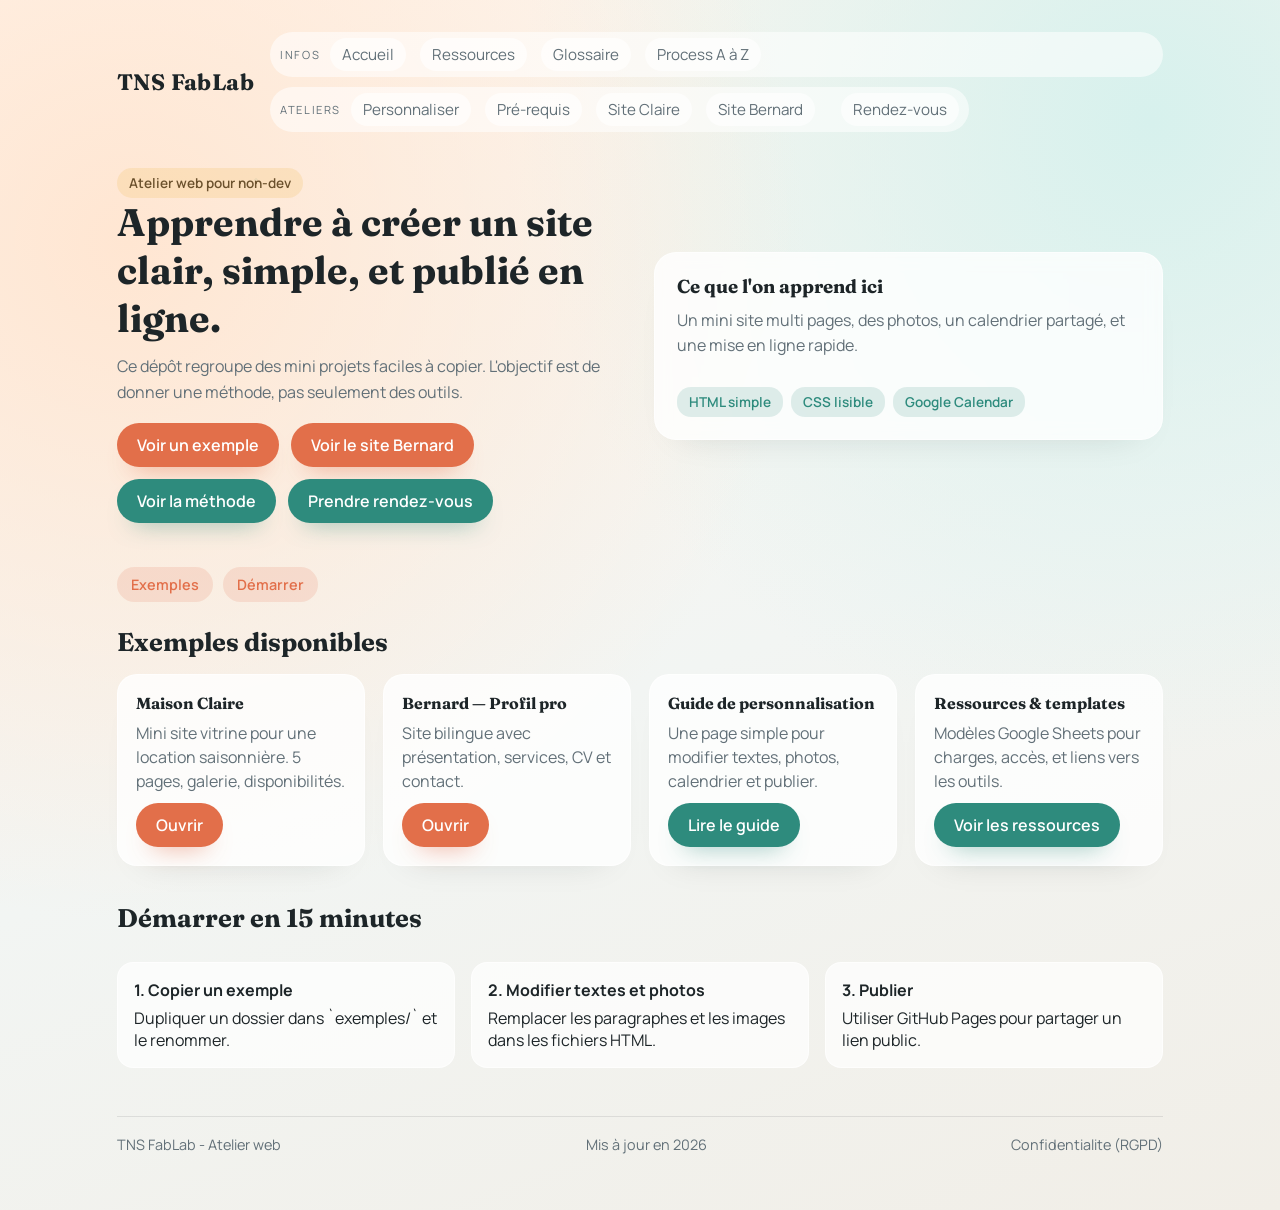
<file: index.html>
<!doctype html>
<html lang="fr">
  <head>
    <meta charset="utf-8" />
    <meta name="viewport" content="width=device-width, initial-scale=1" />
    <title>TNS FabLab - Accueil</title>
    <link rel="stylesheet" href="https://fonts.googleapis.com/css2?family=Fraunces:opsz,wght@9..144,600;9..144,700&family=Manrope:wght@300;400;500;600&display=swap" />
    <style>
      :root {
        --ink: #1d2528;
        --muted: #627078;
        --paper: #f7f2eb;
        --accent: #e26f4a;
        --accent-2: #2e8b7d;
        --sun: #f3c26b;
        --glass: rgba(255, 255, 255, 0.78);
        --shadow: rgba(24, 32, 36, 0.18);
      }

      * {
        box-sizing: border-box;
      }

      body {
        margin: 0;
        font-family: "Manrope", "Trebuchet MS", sans-serif;
        color: var(--ink);
        background: radial-gradient(circle at 10% 20%, #ffe6d2 0%, transparent 45%),
          radial-gradient(circle at 90% 10%, #d7f1ed 0%, transparent 40%),
          linear-gradient(160deg, #fff6ee 0%, #f2f5f3 55%, #f1eee7 100%);
        min-height: 100vh;
      }

      body::before {
        content: "";
        position: fixed;
        inset: 0;
        background-image: radial-gradient(circle at 20% 20%, rgba(46, 139, 125, 0.08) 0 2px, transparent 2px 26px);
        pointer-events: none;
        z-index: 0;
      }

      a {
        color: inherit;
        text-decoration: none;
      }

      .page {
        position: relative;
        z-index: 1;
        padding: 32px 6vw 56px;
        max-width: 1200px;
        margin: 0 auto;
      }

      header {
        display: flex;
        align-items: center;
        justify-content: space-between;
        gap: 16px;
        flex-wrap: wrap;
      }

      .logo {
        font-family: "Fraunces", Georgia, serif;
        font-weight: 700;
        font-size: 1.4rem;
        letter-spacing: 0.02em;
      }

      .nav {
        display: flex;
        gap: 14px;
        flex-wrap: wrap;
        color: var(--muted);
        font-size: 0.95rem;
      }

      .nav a {
        padding: 6px 12px;
        border-radius: 999px;
        background: rgba(255, 255, 255, 0.6);
      }

      .nav-wrap {
        display: grid;
        grid-template-columns: 1fr;
        gap: 10px;
        align-items: center;
        flex: 1;
      }

      .nav-section {
        display: flex;
        align-items: center;
        gap: 10px;
        padding: 6px 10px;
        border-radius: 999px;
        background: rgba(255, 255, 255, 0.55);
      }

      .nav-section.ateliers {
        justify-self: start;
      }

      .nav-section.ateliers .nav {
        flex-wrap: nowrap;
      }

      .nav-section.ateliers .nav a {
        white-space: nowrap;
      }

      .nav-section.ateliers .push-right {
        margin-left: 12px;
      }

      .nav-label {
        font-size: 0.7rem;
        letter-spacing: 0.14em;
        text-transform: uppercase;
        color: var(--muted);
      }

      .subnav {
        display: flex;
        flex-wrap: wrap;
        gap: 10px;
        margin: 0 0 24px;
      }

      .subnav a {
        padding: 8px 14px;
        border-radius: 999px;
        background: rgba(226, 111, 74, 0.15);
        color: var(--accent);
        font-weight: 600;
        font-size: 0.9rem;
      }

      .hero {
        display: grid;
        grid-template-columns: repeat(auto-fit, minmax(260px, 1fr));
        gap: 28px;
        margin: 36px 0 44px;
        align-items: center;
      }

      .hero h1 {
        font-family: "Fraunces", Georgia, serif;
        font-size: clamp(2.3rem, 3vw, 3.4rem);
        margin: 0 0 12px;
      }

      .hero p {
        margin: 0 0 18px;
        color: var(--muted);
        line-height: 1.6;
      }

      .cta {
        display: inline-flex;
        align-items: center;
        gap: 8px;
        padding: 11px 20px;
        border-radius: 999px;
        background: var(--accent);
        color: #fff;
        font-weight: 600;
        box-shadow: 0 14px 24px -16px rgba(226, 111, 74, 0.8);
      }

      .cta.secondary {
        background: var(--accent-2);
        box-shadow: 0 14px 24px -16px rgba(46, 139, 125, 0.7);
      }

      .cta-group {
        display: flex;
        flex-wrap: wrap;
        gap: 12px;
        align-items: center;
      }

      .hero-card {
        background: var(--glass);
        border-radius: 22px;
        padding: 22px;
        border: 1px solid rgba(255, 255, 255, 0.6);
        box-shadow: 0 18px 36px -28px var(--shadow);
        backdrop-filter: blur(8px);
        animation: float 6s ease-in-out infinite;
      }

      .hero-card h3 {
        margin: 0 0 10px;
        font-family: "Fraunces", Georgia, serif;
      }

      .pill {
        display: inline-flex;
        gap: 8px;
        flex-wrap: wrap;
        margin-top: 10px;
      }

      .pill span {
        padding: 6px 12px;
        border-radius: 14px;
        background: rgba(46, 139, 125, 0.15);
        color: var(--accent-2);
        font-size: 0.85rem;
        font-weight: 600;
      }

      .section-title {
        font-family: "Fraunces", Georgia, serif;
        font-size: 1.6rem;
        margin: 0 0 16px;
      }

      .grid {
        display: grid;
        grid-template-columns: repeat(auto-fit, minmax(240px, 1fr));
        gap: 18px;
      }

      .card {
        background: var(--glass);
        border-radius: 20px;
        padding: 18px;
        border: 1px solid rgba(255, 255, 255, 0.65);
        box-shadow: 0 18px 34px -28px var(--shadow);
      }

      .card h4 {
        margin: 0 0 8px;
        font-family: "Fraunces", Georgia, serif;
      }

      .card p {
        margin: 0 0 10px;
        color: var(--muted);
        line-height: 1.5;
      }

      .badge {
        display: inline-flex;
        align-items: center;
        gap: 8px;
        padding: 6px 12px;
        border-radius: 999px;
        background: rgba(243, 194, 107, 0.25);
        font-size: 0.85rem;
        color: #6b512d;
        font-weight: 600;
      }

      .steps {
        margin: 28px 0 0;
        display: grid;
        grid-template-columns: repeat(auto-fit, minmax(220px, 1fr));
        gap: 16px;
      }

      .step {
        padding: 16px;
        border-radius: 16px;
        background: rgba(255, 255, 255, 0.7);
        border: 1px solid rgba(255, 255, 255, 0.6);
      }

      .step strong {
        display: block;
        margin-bottom: 6px;
      }

      .footer {
        margin-top: 48px;
        padding-top: 18px;
        border-top: 1px solid rgba(29, 37, 40, 0.1);
        display: flex;
        flex-wrap: wrap;
        gap: 12px;
        justify-content: space-between;
        color: var(--muted);
        font-size: 0.9rem;
      }

      .reveal {
        animation: fadeUp 0.8s ease both;
        animation-delay: var(--delay, 0s);
      }

      @keyframes fadeUp {
        from {
          opacity: 0;
          transform: translateY(20px);
        }
        to {
          opacity: 1;
          transform: translateY(0);
        }
      }

      @keyframes float {
        0% {
          transform: translateY(0);
        }
        50% {
          transform: translateY(-10px);
        }
        100% {
          transform: translateY(0);
        }
      }

      @media (max-width: 700px) {
        header {
          justify-content: center;
          text-align: center;
        }

        .nav-wrap {
          grid-template-columns: 1fr;
          justify-items: center;
        }

        .nav-section {
          justify-content: center;
        }

        .nav-section.ateliers .nav {
          flex-wrap: wrap;
          justify-content: center;
        }

        .nav-section.ateliers .push-right {
          margin-left: 0;
        }

        .hero-card {
          animation: none;
        }
      }
    </style>
  </head>
  <body>
    <div class="page">
      <header>
        <a class="logo" href="index.html">TNS FabLab</a>
        <div class="nav-wrap">
          <div class="nav-section infos">
            <span class="nav-label">Infos</span>
            <nav class="nav">
              <a href="index.html">Accueil</a>
              <a href="ressources.html">Ressources</a>
              <a href="glossaire.html">Glossaire</a>
              <a href="process.html">Process A à Z</a>
            </nav>
          </div>
          <div class="nav-section ateliers">
            <span class="nav-label">Ateliers</span>
            <nav class="nav">
              <a href="personnaliser.html">Personnaliser</a>
              <a href="prerequis.html">Pré-requis</a>
              <a href="exemples/claire-location/index.html" target="_blank" rel="noopener">Site Claire</a>
              <a href="exemples/bernard-site/site/index.html" target="_blank" rel="noopener">Site Bernard</a>
              <a class="push-right" href="rendezvous.html">Rendez-vous</a>
            </nav>
          </div>
        </div>
      </header>

      <main>
        <section class="hero">
          <div>
            <span class="badge">Atelier web pour non-dev</span>
            <h1>Apprendre à créer un site clair, simple, et publié en ligne.</h1>
            <p>
              Ce dépôt regroupe des mini projets faciles à copier. L'objectif est de
              donner une méthode, pas seulement des outils.
            </p>
            <div class="cta-group">
              <a class="cta" href="exemples/claire-location/index.html">Voir un exemple</a>
              <a class="cta" href="exemples/bernard-site/site/index.html">Voir le site Bernard</a>
              <a class="cta secondary" href="#demarrer">Voir la méthode</a>
              <a class="cta secondary" href="rendezvous.html">Prendre rendez-vous</a>
            </div>
          </div>
          <div class="hero-card">
            <h3>Ce que l'on apprend ici</h3>
            <p>Un mini site multi pages, des photos, un calendrier partagé, et une mise en ligne rapide.</p>
            <div class="pill">
              <span>HTML simple</span>
              <span>CSS lisible</span>
              <span>Google Calendar</span>
            </div>
          </div>
        </section>

        <div class="subnav">
          <a href="#exemples">Exemples</a>
          <a href="#demarrer">Démarrer</a>
        </div>

        <section id="exemples">
          <h2 class="section-title">Exemples disponibles</h2>
          <div class="grid">
            <article class="card reveal" style="--delay: 0.05s">
              <h4>Maison Claire</h4>
              <p>Mini site vitrine pour une location saisonnière. 5 pages, galerie, disponibilités.</p>
              <a class="cta" href="exemples/claire-location/index.html">Ouvrir</a>
            </article>
            <article class="card reveal" style="--delay: 0.15s">
              <h4>Bernard — Profil pro</h4>
              <p>Site bilingue avec présentation, services, CV et contact.</p>
              <a class="cta" href="exemples/bernard-site/site/index.html">Ouvrir</a>
            </article>
            <article class="card reveal" style="--delay: 0.25s">
              <h4>Guide de personnalisation</h4>
              <p>Une page simple pour modifier textes, photos, calendrier et publier.</p>
              <a class="cta secondary" href="personnaliser.html">Lire le guide</a>
            </article>
            <article class="card reveal" style="--delay: 0.35s">
              <h4>Ressources & templates</h4>
              <p>Modèles Google Sheets pour charges, accès, et liens vers les outils.</p>
              <a class="cta secondary" href="ressources.html">Voir les ressources</a>
            </article>
          </div>
        </section>

        <section id="demarrer" class="reveal" style="--delay: 0.2s; margin-top: 36px;">
          <h2 class="section-title">Démarrer en 15 minutes</h2>
          <div class="steps">
            <div class="step">
              <strong>1. Copier un exemple</strong>
              Dupliquer un dossier dans `exemples/` et le renommer.
            </div>
            <div class="step">
              <strong>2. Modifier textes et photos</strong>
              Remplacer les paragraphes et les images dans les fichiers HTML.
            </div>
            <div class="step">
              <strong>3. Publier</strong>
              Utiliser GitHub Pages pour partager un lien public.
            </div>
          </div>
        </section>
      </main>

      <footer class="footer">
        <span>TNS FabLab - Atelier web</span>
        <span>Mis à jour en 2026</span>
        <a href="privacy.html">Confidentialite (RGPD)</a>
      </footer>
    </div>
  </body>
</html>
</file>
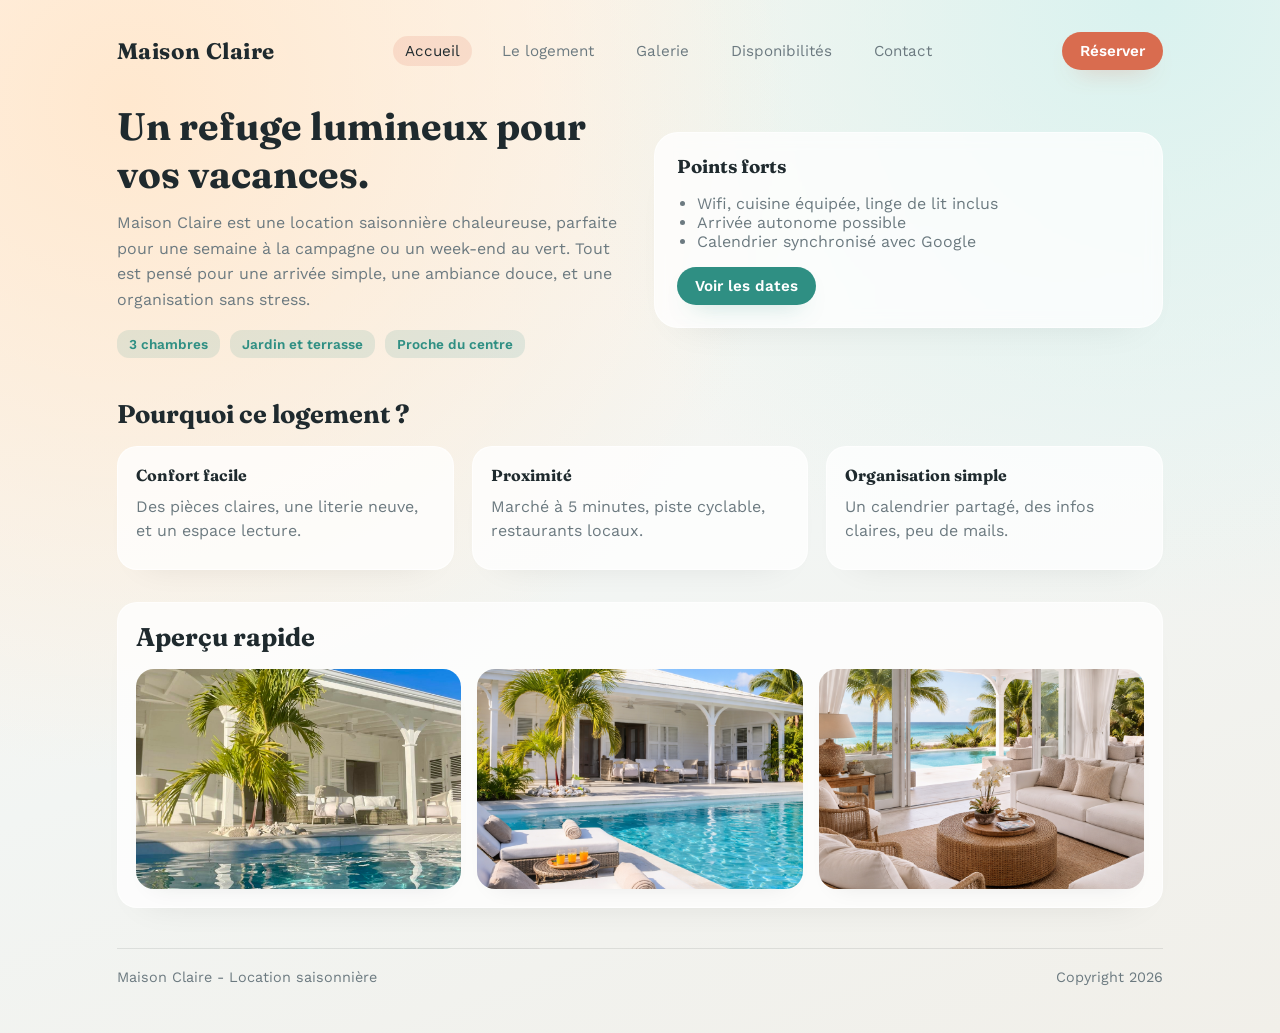
<file: exemples/claire-location/index.html>
<!doctype html>
<html lang="fr">
  <head>
    <meta charset="utf-8" />
    <meta name="viewport" content="width=device-width, initial-scale=1" />
    <title>Maison Claire - Location saisonnière</title>
    <link rel="stylesheet" href="style.css" />
  </head>
  <body data-page="index">
    <div class="page">
      <header class="site-header">
        <div class="logo">Maison Claire</div>
        <nav class="nav">
          <a href="index.html" data-page-link="index">Accueil</a>
          <a href="logement.html" data-page-link="logement">Le logement</a>
          <a href="galerie.html" data-page-link="galerie">Galerie</a>
          <a href="disponibilites.html" data-page-link="disponibilites">Disponibilités</a>
          <a href="contact.html" data-page-link="contact">Contact</a>
        </nav>
        <a class="button" href="contact.html">Réserver</a>
      </header>

      <main>
        <section class="hero">
          <div>
            <h1>Un refuge lumineux pour vos vacances.</h1>
            <p>
              Maison Claire est une location saisonnière chaleureuse, parfaite pour
              une semaine à la campagne ou un week-end au vert. Tout est pensé pour
              une arrivée simple, une ambiance douce, et une organisation sans
              stress.
            </p>
            <div class="tags">
              <span class="tag">3 chambres</span>
              <span class="tag">Jardin et terrasse</span>
              <span class="tag">Proche du centre</span>
            </div>
          </div>
          <div class="hero-card">
            <h3>Points forts</h3>
            <ul class="list">
              <li>Wifi, cuisine équipée, linge de lit inclus</li>
              <li>Arrivée autonome possible</li>
              <li>Calendrier synchronisé avec Google</li>
            </ul>
            <a class="button secondary" href="disponibilites.html">Voir les dates</a>
          </div>
        </section>

        <section>
          <h2 class="section-title">Pourquoi ce logement ?</h2>
          <div class="card-grid">
            <article class="card reveal" style="--delay: 0.05s">
              <h4>Confort facile</h4>
              <p>Des pièces claires, une literie neuve, et un espace lecture.</p>
            </article>
            <article class="card reveal" style="--delay: 0.15s">
              <h4>Proximité</h4>
              <p>Marché à 5 minutes, piste cyclable, restaurants locaux.</p>
            </article>
            <article class="card reveal" style="--delay: 0.25s">
              <h4>Organisation simple</h4>
              <p>Un calendrier partagé, des infos claires, peu de mails.</p>
            </article>
          </div>
        </section>

        <section class="card reveal" style="--delay: 0.35s">
          <h2 class="section-title">Aperçu rapide</h2>
          <div class="photo-grid">
            <img src="assets/photos/photo_1.jpeg" alt="Séjour lumineux" />
            <img src="assets/photos/photo_2.png" alt="Chambre principale" />
            <img src="assets/photos/photo_3.png" alt="Terrasse" />
          </div>
        </section>
      </main>

      <footer class="footer">
        <span>Maison Claire - Location saisonnière</span>
        <span>Copyright <span id="year"></span></span>
      </footer>
    </div>
    <script src="script.js"></script>
  </body>
</html>
</file>
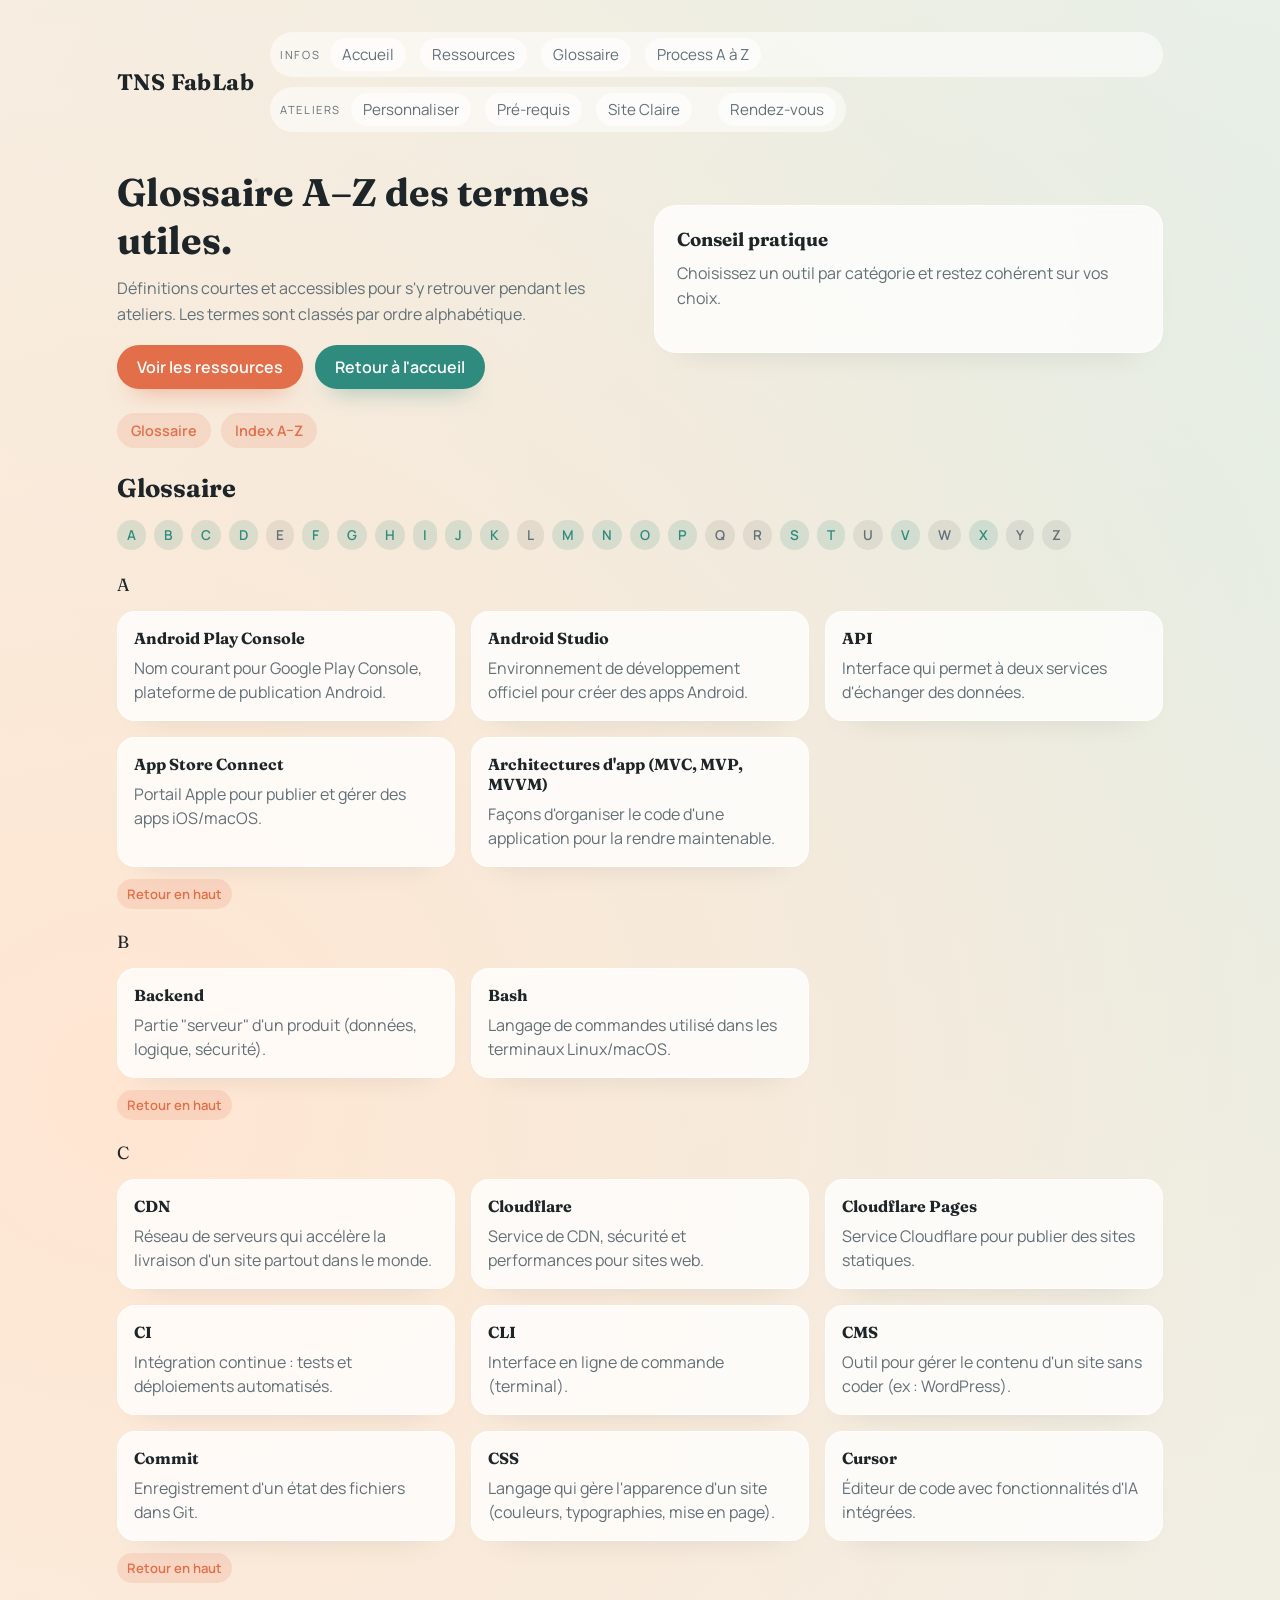
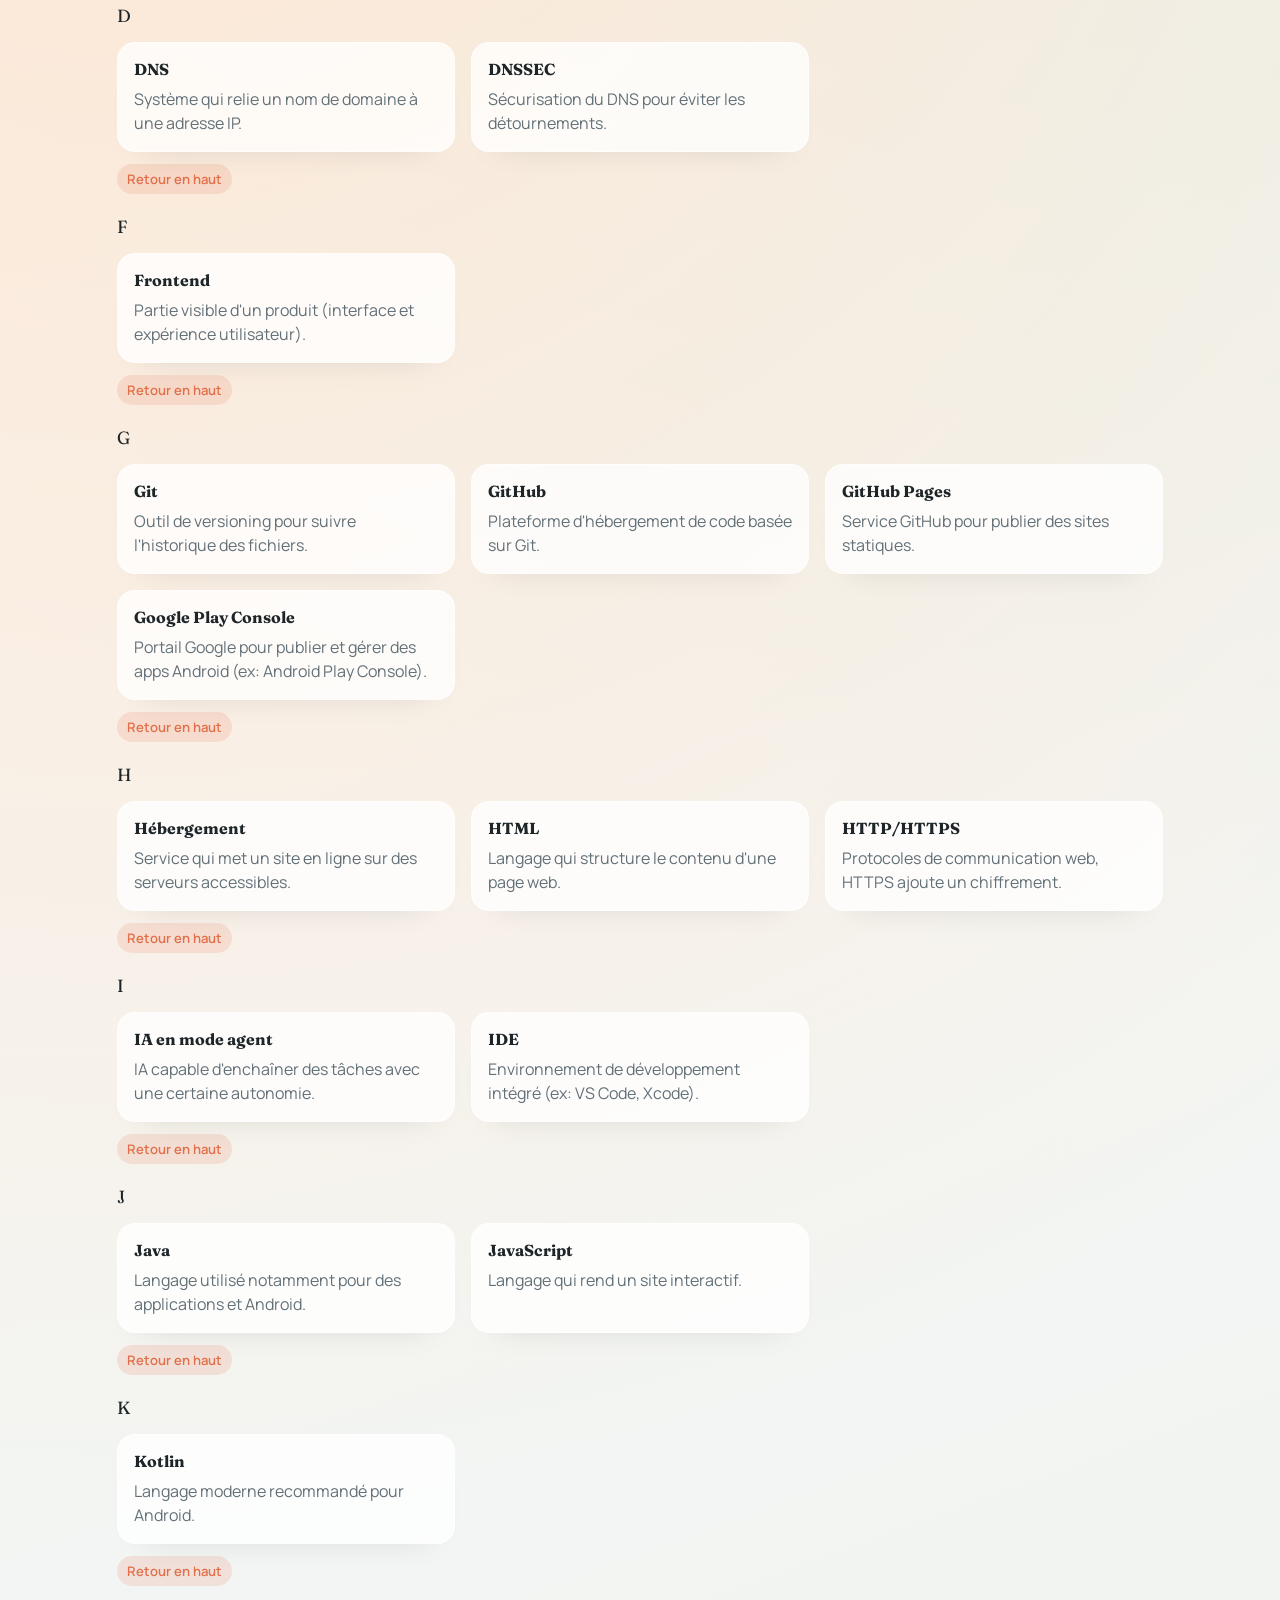
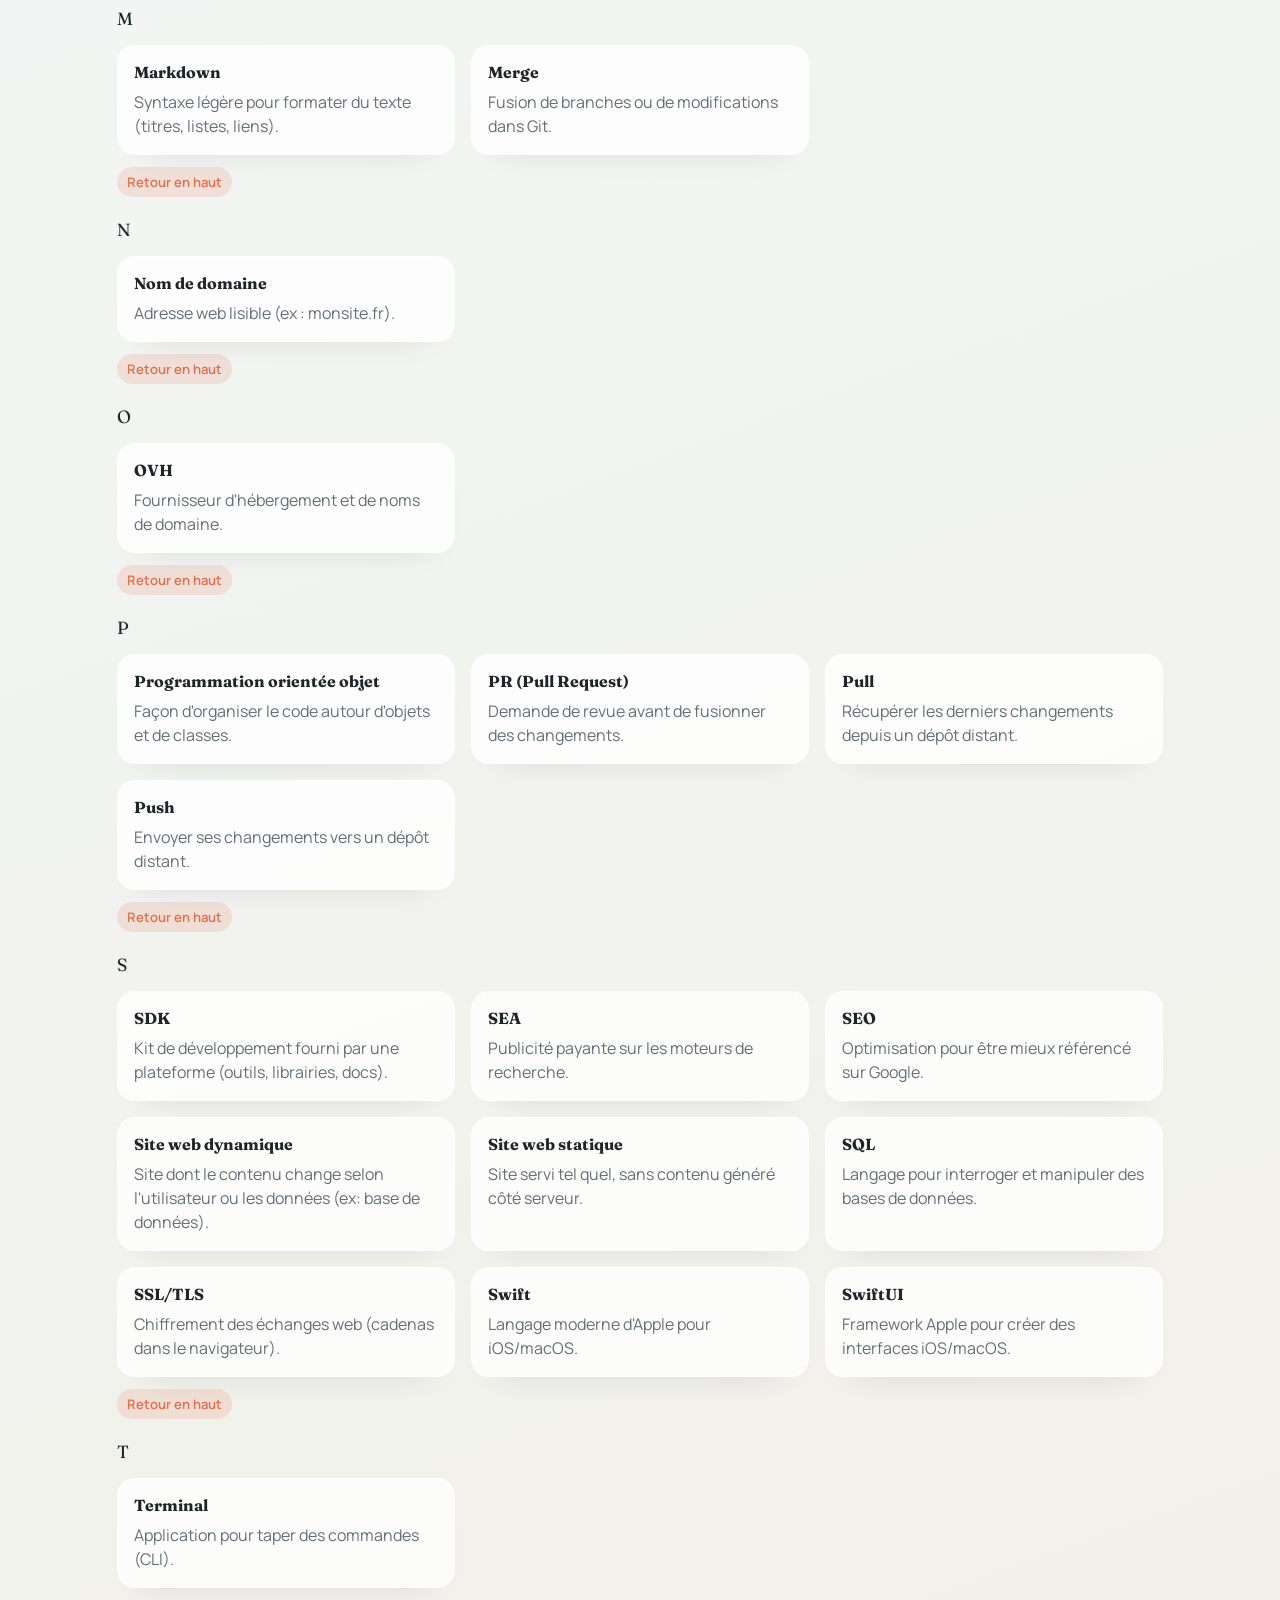
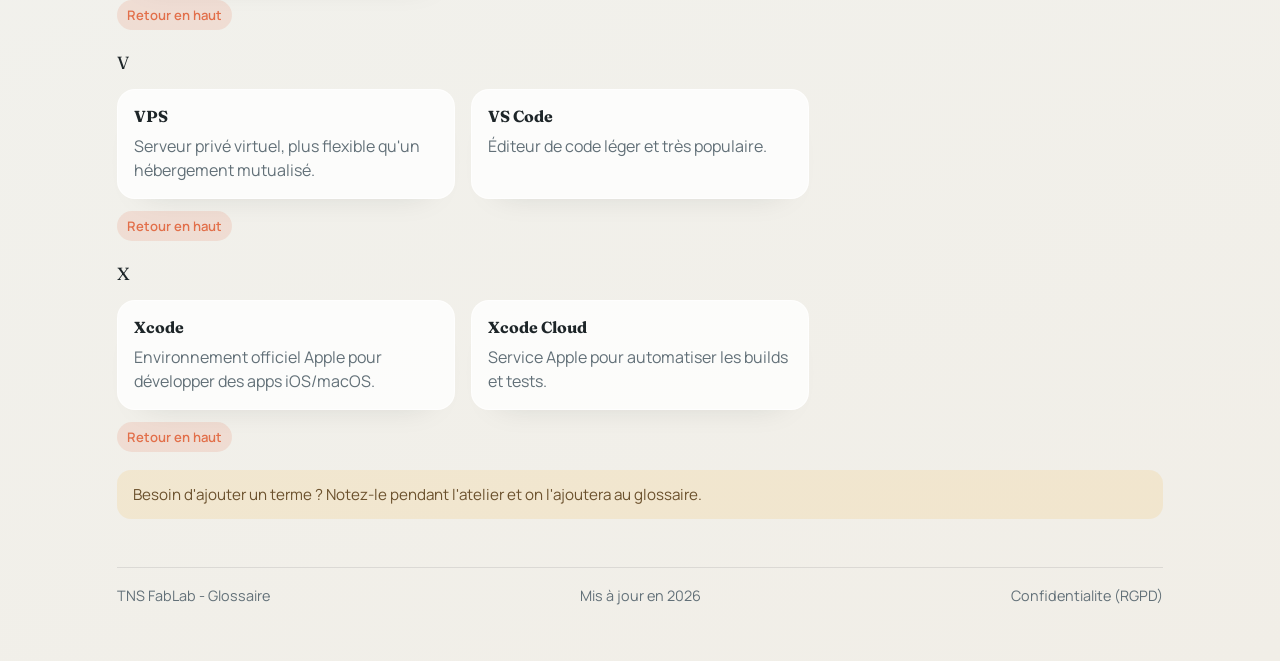
<file: glossaire.html>
<!doctype html>
<html lang="fr">
  <head>
    <meta charset="utf-8" />
    <meta name="viewport" content="width=device-width, initial-scale=1" />
    <title>Glossaire - TNS FabLab</title>
    <link rel="stylesheet" href="https://fonts.googleapis.com/css2?family=Fraunces:opsz,wght@9..144,600;9..144,700&family=Manrope:wght@300;400;500;600&display=swap" />
    <style>
      :root {
        --ink: #1d2528;
        --muted: #627078;
        --paper: #f7f2eb;
        --accent: #e26f4a;
        --accent-2: #2e8b7d;
        --sun: #f3c26b;
        --glass: rgba(255, 255, 255, 0.78);
        --shadow: rgba(24, 32, 36, 0.18);
      }

      * {
        box-sizing: border-box;
      }

      body {
        margin: 0;
        font-family: "Manrope", "Trebuchet MS", sans-serif;
        color: var(--ink);
        background: radial-gradient(circle at 10% 20%, #ffe6d2 0%, transparent 45%),
          radial-gradient(circle at 90% 10%, #d7f1ed 0%, transparent 40%),
          linear-gradient(160deg, #fff6ee 0%, #f2f5f3 55%, #f1eee7 100%);
        min-height: 100vh;
      }

      body::before {
        content: "";
        position: fixed;
        inset: 0;
        background-image: radial-gradient(circle at 20% 20%, rgba(46, 139, 125, 0.08) 0 2px, transparent 2px 26px);
        pointer-events: none;
        z-index: 0;
      }

      a {
        color: inherit;
        text-decoration: none;
      }

      .page {
        position: relative;
        z-index: 1;
        padding: 32px 6vw 56px;
        max-width: 1200px;
        margin: 0 auto;
      }

      header {
        display: flex;
        align-items: center;
        justify-content: space-between;
        gap: 16px;
        flex-wrap: wrap;
      }

      .logo {
        font-family: "Fraunces", Georgia, serif;
        font-weight: 700;
        font-size: 1.4rem;
        letter-spacing: 0.02em;
      }

      .nav {
        display: flex;
        gap: 14px;
        flex-wrap: wrap;
        color: var(--muted);
        font-size: 0.95rem;
      }

      .nav a {
        padding: 6px 12px;
        border-radius: 999px;
        background: rgba(255, 255, 255, 0.6);
      }

      .nav-wrap {
        display: grid;
        grid-template-columns: 1fr;
        gap: 10px;
        align-items: center;
        flex: 1;
      }

      .nav-section {
        display: flex;
        align-items: center;
        gap: 10px;
        padding: 6px 10px;
        border-radius: 999px;
        background: rgba(255, 255, 255, 0.55);
      }

      .nav-section.ateliers {
        justify-self: start;
      }

      .nav-section.ateliers .nav {
        flex-wrap: nowrap;
      }

      .nav-section.ateliers .nav a {
        white-space: nowrap;
      }

      .nav-section.ateliers .push-right {
        margin-left: 12px;
      }

      .nav-label {
        font-size: 0.7rem;
        letter-spacing: 0.14em;
        text-transform: uppercase;
        color: var(--muted);
      }

      .subnav {
        display: flex;
        flex-wrap: wrap;
        gap: 10px;
        margin: 0 0 24px;
      }

      .subnav a {
        padding: 8px 14px;
        border-radius: 999px;
        background: rgba(226, 111, 74, 0.15);
        color: var(--accent);
        font-weight: 600;
        font-size: 0.9rem;
      }

      .hero {
        display: grid;
        grid-template-columns: repeat(auto-fit, minmax(260px, 1fr));
        gap: 28px;
        margin: 36px 0 24px;
        align-items: center;
      }

      .hero h1 {
        font-family: "Fraunces", Georgia, serif;
        font-size: clamp(2.2rem, 3vw, 3.2rem);
        margin: 0 0 12px;
      }

      .hero p {
        margin: 0 0 18px;
        color: var(--muted);
        line-height: 1.6;
      }

      .cta {
        display: inline-flex;
        align-items: center;
        gap: 8px;
        padding: 11px 20px;
        border-radius: 999px;
        background: var(--accent);
        color: #fff;
        font-weight: 600;
        box-shadow: 0 14px 24px -16px rgba(226, 111, 74, 0.8);
      }

      .cta.secondary {
        background: var(--accent-2);
        box-shadow: 0 14px 24px -16px rgba(46, 139, 125, 0.7);
      }

      .cta-group {
        display: flex;
        flex-wrap: wrap;
        gap: 12px;
        align-items: center;
      }

      .hero-card {
        background: var(--glass);
        border-radius: 22px;
        padding: 22px;
        border: 1px solid rgba(255, 255, 255, 0.6);
        box-shadow: 0 18px 36px -28px var(--shadow);
        backdrop-filter: blur(8px);
      }

      .hero-card h3 {
        margin: 0 0 10px;
        font-family: "Fraunces", Georgia, serif;
      }

      .section-title {
        font-family: "Fraunces", Georgia, serif;
        font-size: 1.6rem;
        margin: 0 0 16px;
      }

      .glossary {
        display: grid;
        grid-template-columns: repeat(auto-fit, minmax(250px, 1fr));
        gap: 16px;
      }

      .az-index {
        display: flex;
        flex-wrap: wrap;
        gap: 8px;
        margin: 8px 0 18px;
      }

      .az-index a,
      .az-index span {
        padding: 6px 10px;
        border-radius: 999px;
        font-size: 0.85rem;
        font-weight: 600;
      }

      .az-index a {
        background: rgba(46, 139, 125, 0.15);
        color: var(--accent-2);
      }

      .az-index span {
        background: rgba(29, 37, 40, 0.08);
        color: var(--muted);
      }

      .letter {
        grid-column: 1 / -1;
        margin-top: 6px;
        font-family: "Fraunces", Georgia, serif;
        font-size: 1.1rem;
        letter-spacing: 0.18em;
        text-transform: uppercase;
        color: var(--ink);
      }

      .term {
        background: var(--glass);
        border-radius: 18px;
        padding: 16px;
        border: 1px solid rgba(255, 255, 255, 0.65);
        box-shadow: 0 18px 34px -28px var(--shadow);
      }

      .term h4 {
        margin: 0 0 8px;
        font-family: "Fraunces", Georgia, serif;
      }

      .term p {
        margin: 0;
        color: var(--muted);
        line-height: 1.5;
      }

      .back-top {
        grid-column: 1 / -1;
        align-self: start;
        justify-self: start;
        margin-top: -4px;
        padding: 6px 10px;
        border-radius: 999px;
        font-size: 0.82rem;
        font-weight: 600;
        background: rgba(226, 111, 74, 0.15);
        color: var(--accent);
      }

      .note {
        background: rgba(243, 194, 107, 0.2);
        border-radius: 14px;
        padding: 14px 16px;
        color: #6b512d;
        font-size: 0.95rem;
        margin-top: 18px;
      }

      .footer {
        margin-top: 48px;
        padding-top: 18px;
        border-top: 1px solid rgba(29, 37, 40, 0.1);
        display: flex;
        flex-wrap: wrap;
        gap: 12px;
        justify-content: space-between;
        color: var(--muted);
        font-size: 0.9rem;
      }

      @media (max-width: 700px) {
        header {
          justify-content: center;
          text-align: center;
        }

        .nav-wrap {
          grid-template-columns: 1fr;
          justify-items: center;
        }

        .nav-section {
          justify-content: center;
        }

        .nav-section.ateliers .nav {
          flex-wrap: wrap;
          justify-content: center;
        }

        .nav-section.ateliers .push-right {
          margin-left: 0;
        }
      }
    </style>
  </head>
  <body>
    <div class="page" id="top">
      <header>
        <a class="logo" href="index.html">TNS FabLab</a>
        <div class="nav-wrap">
          <div class="nav-section infos">
            <span class="nav-label">Infos</span>
            <nav class="nav">
              <a href="index.html">Accueil</a>
              <a href="ressources.html">Ressources</a>
              <a href="glossaire.html">Glossaire</a>
              <a href="process.html">Process A à Z</a>
            </nav>
          </div>
          <div class="nav-section ateliers">
            <span class="nav-label">Ateliers</span>
            <nav class="nav">
              <a href="personnaliser.html">Personnaliser</a>
              <a href="prerequis.html">Pré-requis</a>
              <a href="exemples/claire-location/index.html" target="_blank" rel="noopener">Site Claire</a>
              <a class="push-right" href="rendezvous.html">Rendez-vous</a>
            </nav>
          </div>
        </div>
      </header>

      <main>
        <section class="hero">
          <div>
            <h1>Glossaire A–Z des termes utiles.</h1>
            <p>
              Définitions courtes et accessibles pour s'y retrouver pendant les ateliers.
              Les termes sont classés par ordre alphabétique.
            </p>
            <div class="cta-group">
              <a class="cta" href="ressources.html">Voir les ressources</a>
              <a class="cta secondary" href="index.html">Retour à l'accueil</a>
            </div>
          </div>
          <div class="hero-card">
            <h3>Conseil pratique</h3>
            <p>Choisissez un outil par catégorie et restez cohérent sur vos choix.</p>
          </div>
        </section>

        <div class="subnav">
          <a href="#glossaire">Glossaire</a>
          <a href="#A">Index A–Z</a>
        </div>

        <section id="glossaire">
          <h2 class="section-title">Glossaire</h2>
          <div class="az-index" aria-label="Index A à Z">
            <a href="#A">A</a>
            <a href="#B">B</a>
            <a href="#C">C</a>
            <a href="#D">D</a>
            <span>E</span>
            <a href="#F">F</a>
            <a href="#G">G</a>
            <a href="#H">H</a>
            <a href="#I">I</a>
            <a href="#J">J</a>
            <a href="#K">K</a>
            <span>L</span>
            <a href="#M">M</a>
            <a href="#N">N</a>
            <a href="#O">O</a>
            <a href="#P">P</a>
            <span>Q</span>
            <span>R</span>
            <a href="#S">S</a>
            <a href="#T">T</a>
            <span>U</span>
            <a href="#V">V</a>
            <span>W</span>
            <a href="#X">X</a>
            <span>Y</span>
            <span>Z</span>
          </div>
          <div class="glossary">
            <div class="letter" id="A">A</div>
            <article class="term">
              <h4>Android Play Console</h4>
              <p>Nom courant pour Google Play Console, plateforme de publication Android.</p>
            </article>
            <article class="term">
              <h4>Android Studio</h4>
              <p>Environnement de développement officiel pour créer des apps Android.</p>
            </article>
            <article class="term">
              <h4>API</h4>
              <p>Interface qui permet à deux services d'échanger des données.</p>
            </article>
            <article class="term">
              <h4>App Store Connect</h4>
              <p>Portail Apple pour publier et gérer des apps iOS/macOS.</p>
            </article>
            <article class="term">
              <h4>Architectures d'app (MVC, MVP, MVVM)</h4>
              <p>Façons d'organiser le code d'une application pour la rendre maintenable.</p>
            </article>
            <a class="back-top" href="#top">Retour en haut</a>
            <div class="letter" id="B">B</div>
            <article class="term">
              <h4>Backend</h4>
              <p>Partie "serveur" d'un produit (données, logique, sécurité).</p>
            </article>
            <article class="term">
              <h4>Bash</h4>
              <p>Langage de commandes utilisé dans les terminaux Linux/macOS.</p>
            </article>
            <a class="back-top" href="#top">Retour en haut</a>
            <div class="letter" id="C">C</div>
            <article class="term">
              <h4>CDN</h4>
              <p>Réseau de serveurs qui accélère la livraison d'un site partout dans le monde.</p>
            </article>
            <article class="term">
              <h4>Cloudflare</h4>
              <p>Service de CDN, sécurité et performances pour sites web.</p>
            </article>
            <article class="term">
              <h4>Cloudflare Pages</h4>
              <p>Service Cloudflare pour publier des sites statiques.</p>
            </article>
            <article class="term">
              <h4>CI</h4>
              <p>Intégration continue : tests et déploiements automatisés.</p>
            </article>
            <article class="term">
              <h4>CLI</h4>
              <p>Interface en ligne de commande (terminal).</p>
            </article>
            <article class="term">
              <h4>CMS</h4>
              <p>Outil pour gérer le contenu d'un site sans coder (ex : WordPress).</p>
            </article>
            <article class="term">
              <h4>Commit</h4>
              <p>Enregistrement d'un état des fichiers dans Git.</p>
            </article>
            <article class="term">
              <h4>CSS</h4>
              <p>Langage qui gère l'apparence d'un site (couleurs, typographies, mise en page).</p>
            </article>
            <article class="term">
              <h4>Cursor</h4>
              <p>Éditeur de code avec fonctionnalités d'IA intégrées.</p>
            </article>
            <a class="back-top" href="#top">Retour en haut</a>
            <div class="letter" id="D">D</div>
            <article class="term">
              <h4>DNS</h4>
              <p>Système qui relie un nom de domaine à une adresse IP.</p>
            </article>
            <article class="term">
              <h4>DNSSEC</h4>
              <p>Sécurisation du DNS pour éviter les détournements.</p>
            </article>
            <a class="back-top" href="#top">Retour en haut</a>
            <div class="letter" id="F">F</div>
            <article class="term">
              <h4>Frontend</h4>
              <p>Partie visible d'un produit (interface et expérience utilisateur).</p>
            </article>
            <a class="back-top" href="#top">Retour en haut</a>
            <div class="letter" id="G">G</div>
            <article class="term">
              <h4>Git</h4>
              <p>Outil de versioning pour suivre l'historique des fichiers.</p>
            </article>
            <article class="term">
              <h4>GitHub</h4>
              <p>Plateforme d'hébergement de code basée sur Git.</p>
            </article>
            <article class="term">
              <h4>GitHub Pages</h4>
              <p>Service GitHub pour publier des sites statiques.</p>
            </article>
            <article class="term">
              <h4>Google Play Console</h4>
              <p>Portail Google pour publier et gérer des apps Android (ex: Android Play Console).</p>
            </article>
            <a class="back-top" href="#top">Retour en haut</a>
            <div class="letter" id="H">H</div>
            <article class="term">
              <h4>Hébergement</h4>
              <p>Service qui met un site en ligne sur des serveurs accessibles.</p>
            </article>
            <article class="term">
              <h4>HTML</h4>
              <p>Langage qui structure le contenu d'une page web.</p>
            </article>
            <article class="term">
              <h4>HTTP/HTTPS</h4>
              <p>Protocoles de communication web, HTTPS ajoute un chiffrement.</p>
            </article>
            <a class="back-top" href="#top">Retour en haut</a>
            <div class="letter" id="I">I</div>
            <article class="term">
              <h4>IA en mode agent</h4>
              <p>IA capable d'enchaîner des tâches avec une certaine autonomie.</p>
            </article>
            <article class="term">
              <h4>IDE</h4>
              <p>Environnement de développement intégré (ex: VS Code, Xcode).</p>
            </article>
            <a class="back-top" href="#top">Retour en haut</a>
            <div class="letter" id="J">J</div>
            <article class="term">
              <h4>Java</h4>
              <p>Langage utilisé notamment pour des applications et Android.</p>
            </article>
            <article class="term">
              <h4>JavaScript</h4>
              <p>Langage qui rend un site interactif.</p>
            </article>
            <a class="back-top" href="#top">Retour en haut</a>
            <div class="letter" id="K">K</div>
            <article class="term">
              <h4>Kotlin</h4>
              <p>Langage moderne recommandé pour Android.</p>
            </article>
            <a class="back-top" href="#top">Retour en haut</a>
            <div class="letter" id="M">M</div>
            <article class="term">
              <h4>Markdown</h4>
              <p>Syntaxe légère pour formater du texte (titres, listes, liens).</p>
            </article>
            <article class="term">
              <h4>Merge</h4>
              <p>Fusion de branches ou de modifications dans Git.</p>
            </article>
            <a class="back-top" href="#top">Retour en haut</a>
            <div class="letter" id="N">N</div>
            <article class="term">
              <h4>Nom de domaine</h4>
              <p>Adresse web lisible (ex : monsite.fr).</p>
            </article>
            <a class="back-top" href="#top">Retour en haut</a>
            <div class="letter" id="O">O</div>
            <article class="term">
              <h4>OVH</h4>
              <p>Fournisseur d'hébergement et de noms de domaine.</p>
            </article>
            <a class="back-top" href="#top">Retour en haut</a>
            <div class="letter" id="P">P</div>
            <article class="term">
              <h4>Programmation orientée objet</h4>
              <p>Façon d'organiser le code autour d'objets et de classes.</p>
            </article>
            <article class="term">
              <h4>PR (Pull Request)</h4>
              <p>Demande de revue avant de fusionner des changements.</p>
            </article>
            <article class="term">
              <h4>Pull</h4>
              <p>Récupérer les derniers changements depuis un dépôt distant.</p>
            </article>
            <article class="term">
              <h4>Push</h4>
              <p>Envoyer ses changements vers un dépôt distant.</p>
            </article>
            <a class="back-top" href="#top">Retour en haut</a>
            <div class="letter" id="S">S</div>
            <article class="term">
              <h4>SDK</h4>
              <p>Kit de développement fourni par une plateforme (outils, librairies, docs).</p>
            </article>
            <article class="term">
              <h4>SEA</h4>
              <p>Publicité payante sur les moteurs de recherche.</p>
            </article>
            <article class="term">
              <h4>SEO</h4>
              <p>Optimisation pour être mieux référencé sur Google.</p>
            </article>
            <article class="term">
              <h4>Site web dynamique</h4>
              <p>Site dont le contenu change selon l'utilisateur ou les données (ex: base de données).</p>
            </article>
            <article class="term">
              <h4>Site web statique</h4>
              <p>Site servi tel quel, sans contenu généré côté serveur.</p>
            </article>
            <article class="term">
              <h4>SQL</h4>
              <p>Langage pour interroger et manipuler des bases de données.</p>
            </article>
            <article class="term">
              <h4>SSL/TLS</h4>
              <p>Chiffrement des échanges web (cadenas dans le navigateur).</p>
            </article>
            <article class="term">
              <h4>Swift</h4>
              <p>Langage moderne d'Apple pour iOS/macOS.</p>
            </article>
            <article class="term">
              <h4>SwiftUI</h4>
              <p>Framework Apple pour créer des interfaces iOS/macOS.</p>
            </article>
            <a class="back-top" href="#top">Retour en haut</a>
            <div class="letter" id="T">T</div>
            <article class="term">
              <h4>Terminal</h4>
              <p>Application pour taper des commandes (CLI).</p>
            </article>
            <a class="back-top" href="#top">Retour en haut</a>
            <div class="letter" id="V">V</div>
            <article class="term">
              <h4>VPS</h4>
              <p>Serveur privé virtuel, plus flexible qu'un hébergement mutualisé.</p>
            </article>
            <article class="term">
              <h4>VS Code</h4>
              <p>Éditeur de code léger et très populaire.</p>
            </article>
            <a class="back-top" href="#top">Retour en haut</a>
            <div class="letter" id="X">X</div>
            <article class="term">
              <h4>Xcode</h4>
              <p>Environnement officiel Apple pour développer des apps iOS/macOS.</p>
            </article>
            <article class="term">
              <h4>Xcode Cloud</h4>
              <p>Service Apple pour automatiser les builds et tests.</p>
            </article>
            <a class="back-top" href="#top">Retour en haut</a>
          </div>
        </section>

        <section class="note">
          Besoin d'ajouter un terme ? Notez-le pendant l'atelier et on l'ajoutera au glossaire.
        </section>
      </main>

      <footer class="footer">
        <span>TNS FabLab - Glossaire</span>
        <span>Mis à jour en 2026</span>
        <a href="privacy.html">Confidentialite (RGPD)</a>
      </footer>
    </div>
  </body>
</html>
</file>
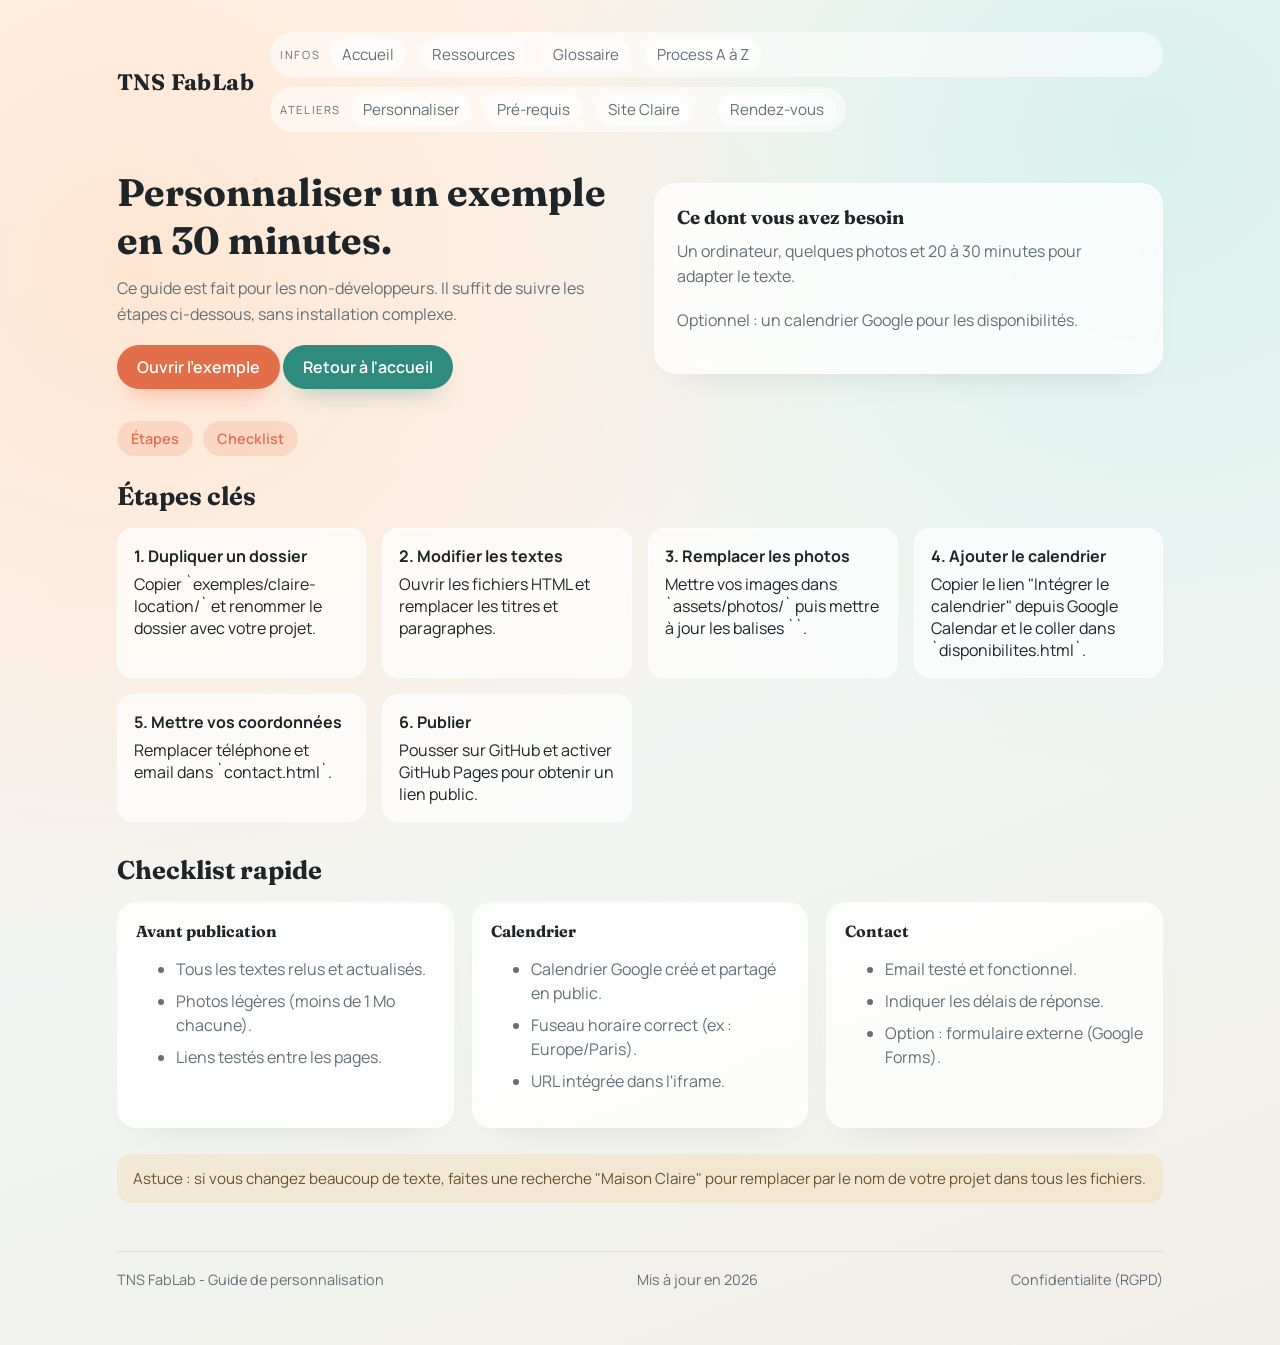
<file: personnaliser.html>
<!doctype html>
<html lang="fr">
  <head>
    <meta charset="utf-8" />
    <meta name="viewport" content="width=device-width, initial-scale=1" />
    <title>Personnaliser un exemple - TNS FabLab</title>
    <link rel="stylesheet" href="https://fonts.googleapis.com/css2?family=Fraunces:opsz,wght@9..144,600;9..144,700&family=Manrope:wght@300;400;500;600&display=swap" />
    <style>
      :root {
        --ink: #1d2528;
        --muted: #627078;
        --paper: #f7f2eb;
        --accent: #e26f4a;
        --accent-2: #2e8b7d;
        --sun: #f3c26b;
        --glass: rgba(255, 255, 255, 0.78);
        --shadow: rgba(24, 32, 36, 0.18);
      }

      * {
        box-sizing: border-box;
      }

      body {
        margin: 0;
        font-family: "Manrope", "Trebuchet MS", sans-serif;
        color: var(--ink);
        background: radial-gradient(circle at 10% 20%, #ffe6d2 0%, transparent 45%),
          radial-gradient(circle at 90% 10%, #d7f1ed 0%, transparent 40%),
          linear-gradient(160deg, #fff6ee 0%, #f2f5f3 55%, #f1eee7 100%);
        min-height: 100vh;
      }

      body::before {
        content: "";
        position: fixed;
        inset: 0;
        background-image: radial-gradient(circle at 20% 20%, rgba(46, 139, 125, 0.08) 0 2px, transparent 2px 26px);
        pointer-events: none;
        z-index: 0;
      }

      a {
        color: inherit;
        text-decoration: none;
      }

      .page {
        position: relative;
        z-index: 1;
        padding: 32px 6vw 56px;
        max-width: 1200px;
        margin: 0 auto;
      }

      header {
        display: flex;
        align-items: center;
        justify-content: space-between;
        gap: 16px;
        flex-wrap: wrap;
      }

      .logo {
        font-family: "Fraunces", Georgia, serif;
        font-weight: 700;
        font-size: 1.4rem;
        letter-spacing: 0.02em;
      }

      .nav {
        display: flex;
        gap: 14px;
        flex-wrap: wrap;
        color: var(--muted);
        font-size: 0.95rem;
      }

      .nav a {
        padding: 6px 12px;
        border-radius: 999px;
        background: rgba(255, 255, 255, 0.6);
      }

      .nav-wrap {
        display: grid;
        grid-template-columns: 1fr;
        gap: 10px;
        align-items: center;
        flex: 1;
      }

      .nav-section {
        display: flex;
        align-items: center;
        gap: 10px;
        padding: 6px 10px;
        border-radius: 999px;
        background: rgba(255, 255, 255, 0.55);
      }

      .nav-section.ateliers {
        justify-self: start;
      }

      .nav-section.ateliers .nav {
        flex-wrap: nowrap;
      }

      .nav-section.ateliers .nav a {
        white-space: nowrap;
      }

      .nav-section.ateliers .push-right {
        margin-left: 12px;
      }

      .nav-label {
        font-size: 0.7rem;
        letter-spacing: 0.14em;
        text-transform: uppercase;
        color: var(--muted);
      }

      .subnav {
        display: flex;
        flex-wrap: wrap;
        gap: 10px;
        margin: 0 0 24px;
      }

      .subnav a {
        padding: 8px 14px;
        border-radius: 999px;
        background: rgba(226, 111, 74, 0.15);
        color: var(--accent);
        font-weight: 600;
        font-size: 0.9rem;
      }

      .hero {
        display: grid;
        grid-template-columns: repeat(auto-fit, minmax(260px, 1fr));
        gap: 28px;
        margin: 36px 0 32px;
        align-items: center;
      }

      .hero h1 {
        font-family: "Fraunces", Georgia, serif;
        font-size: clamp(2.2rem, 3vw, 3.2rem);
        margin: 0 0 12px;
      }

      .hero p {
        margin: 0 0 18px;
        color: var(--muted);
        line-height: 1.6;
      }

      .cta {
        display: inline-flex;
        align-items: center;
        gap: 8px;
        padding: 11px 20px;
        border-radius: 999px;
        background: var(--accent);
        color: #fff;
        font-weight: 600;
        box-shadow: 0 14px 24px -16px rgba(226, 111, 74, 0.8);
      }

      .cta.secondary {
        background: var(--accent-2);
        box-shadow: 0 14px 24px -16px rgba(46, 139, 125, 0.7);
      }

      .hero-card {
        background: var(--glass);
        border-radius: 22px;
        padding: 22px;
        border: 1px solid rgba(255, 255, 255, 0.6);
        box-shadow: 0 18px 36px -28px var(--shadow);
        backdrop-filter: blur(8px);
      }

      .hero-card h3 {
        margin: 0 0 10px;
        font-family: "Fraunces", Georgia, serif;
      }

      .section-title {
        font-family: "Fraunces", Georgia, serif;
        font-size: 1.6rem;
        margin: 0 0 16px;
      }

      .steps {
        display: grid;
        grid-template-columns: repeat(auto-fit, minmax(220px, 1fr));
        gap: 16px;
      }

      .step {
        padding: 16px;
        border-radius: 16px;
        background: rgba(255, 255, 255, 0.7);
        border: 1px solid rgba(255, 255, 255, 0.6);
      }

      .step strong {
        display: block;
        margin-bottom: 6px;
      }

      .grid {
        display: grid;
        grid-template-columns: repeat(auto-fit, minmax(240px, 1fr));
        gap: 18px;
      }

      .card {
        background: var(--glass);
        border-radius: 20px;
        padding: 18px;
        border: 1px solid rgba(255, 255, 255, 0.65);
        box-shadow: 0 18px 34px -28px var(--shadow);
      }

      .card h4 {
        margin: 0 0 8px;
        font-family: "Fraunces", Georgia, serif;
      }

      .card p,
      .card li {
        margin: 0 0 8px;
        color: var(--muted);
        line-height: 1.5;
      }

      .note {
        background: rgba(243, 194, 107, 0.2);
        border-radius: 14px;
        padding: 14px 16px;
        color: #6b512d;
        font-size: 0.95rem;
      }

      .footer {
        margin-top: 48px;
        padding-top: 18px;
        border-top: 1px solid rgba(29, 37, 40, 0.1);
        display: flex;
        flex-wrap: wrap;
        gap: 12px;
        justify-content: space-between;
        color: var(--muted);
        font-size: 0.9rem;
      }

      @media (max-width: 700px) {
        header {
          justify-content: center;
          text-align: center;
        }

        .nav-wrap {
          grid-template-columns: 1fr;
          justify-items: center;
        }

        .nav-section {
          justify-content: center;
        }

        .nav-section.ateliers .nav {
          flex-wrap: wrap;
          justify-content: center;
        }

        .nav-section.ateliers .push-right {
          margin-left: 0;
        }
      }
    </style>
  </head>
  <body>
    <div class="page">
      <header>
        <a class="logo" href="index.html">TNS FabLab</a>
        <div class="nav-wrap">
          <div class="nav-section infos">
            <span class="nav-label">Infos</span>
            <nav class="nav">
              <a href="index.html">Accueil</a>
              <a href="ressources.html">Ressources</a>
              <a href="glossaire.html">Glossaire</a>
              <a href="process.html">Process A à Z</a>
            </nav>
          </div>
          <div class="nav-section ateliers">
            <span class="nav-label">Ateliers</span>
            <nav class="nav">
              <a href="personnaliser.html">Personnaliser</a>
              <a href="prerequis.html">Pré-requis</a>
              <a href="exemples/claire-location/index.html" target="_blank" rel="noopener">Site Claire</a>
              <a class="push-right" href="rendezvous.html">Rendez-vous</a>
            </nav>
          </div>
        </div>
      </header>

      <main>
        <section class="hero">
          <div>
            <h1>Personnaliser un exemple en 30 minutes.</h1>
            <p>
              Ce guide est fait pour les non-développeurs. Il suffit de suivre les
              étapes ci-dessous, sans installation complexe.
            </p>
            <a class="cta" href="exemples/claire-location/index.html">Ouvrir l'exemple</a>
            <a class="cta secondary" href="index.html">Retour à l'accueil</a>
          </div>
          <div class="hero-card">
            <h3>Ce dont vous avez besoin</h3>
            <p>Un ordinateur, quelques photos et 20 à 30 minutes pour adapter le texte.</p>
            <p>Optionnel : un calendrier Google pour les disponibilités.</p>
          </div>
        </section>

        <div class="subnav">
          <a href="#etapes">Étapes</a>
          <a href="#checklist">Checklist</a>
        </div>

        <section id="etapes">
          <h2 class="section-title">Étapes clés</h2>
          <div class="steps">
            <div class="step">
              <strong>1. Dupliquer un dossier</strong>
              Copier `exemples/claire-location/` et renommer le dossier avec votre projet.
            </div>
            <div class="step">
              <strong>2. Modifier les textes</strong>
              Ouvrir les fichiers HTML et remplacer les titres et paragraphes.
            </div>
            <div class="step">
              <strong>3. Remplacer les photos</strong>
              Mettre vos images dans `assets/photos/` puis mettre à jour les balises `<img>`.
            </div>
            <div class="step">
              <strong>4. Ajouter le calendrier</strong>
              Copier le lien "Intégrer le calendrier" depuis Google Calendar et le coller dans `disponibilites.html`.
            </div>
            <div class="step">
              <strong>5. Mettre vos coordonnées</strong>
              Remplacer téléphone et email dans `contact.html`.
            </div>
            <div class="step">
              <strong>6. Publier</strong>
              Pousser sur GitHub et activer GitHub Pages pour obtenir un lien public.
            </div>
          </div>
        </section>

        <section id="checklist" style="margin-top: 32px;">
          <h2 class="section-title">Checklist rapide</h2>
          <div class="grid">
            <article class="card">
              <h4>Avant publication</h4>
              <ul>
                <li>Tous les textes relus et actualisés.</li>
                <li>Photos légères (moins de 1 Mo chacune).</li>
                <li>Liens testés entre les pages.</li>
              </ul>
            </article>
            <article class="card">
              <h4>Calendrier</h4>
              <ul>
                <li>Calendrier Google créé et partagé en public.</li>
                <li>Fuseau horaire correct (ex : Europe/Paris).</li>
                <li>URL intégrée dans l'iframe.</li>
              </ul>
            </article>
            <article class="card">
              <h4>Contact</h4>
              <ul>
                <li>Email testé et fonctionnel.</li>
                <li>Indiquer les délais de réponse.</li>
                <li>Option : formulaire externe (Google Forms).</li>
              </ul>
            </article>
          </div>
        </section>

        <section class="note" style="margin-top: 26px;">
          Astuce : si vous changez beaucoup de texte, faites une recherche "Maison Claire"
          pour remplacer par le nom de votre projet dans tous les fichiers.
        </section>
      </main>

      <footer class="footer">
        <span>TNS FabLab - Guide de personnalisation</span>
        <span>Mis à jour en 2026</span>
        <a href="privacy.html">Confidentialite (RGPD)</a>
      </footer>
    </div>
  </body>
</html>
</file>
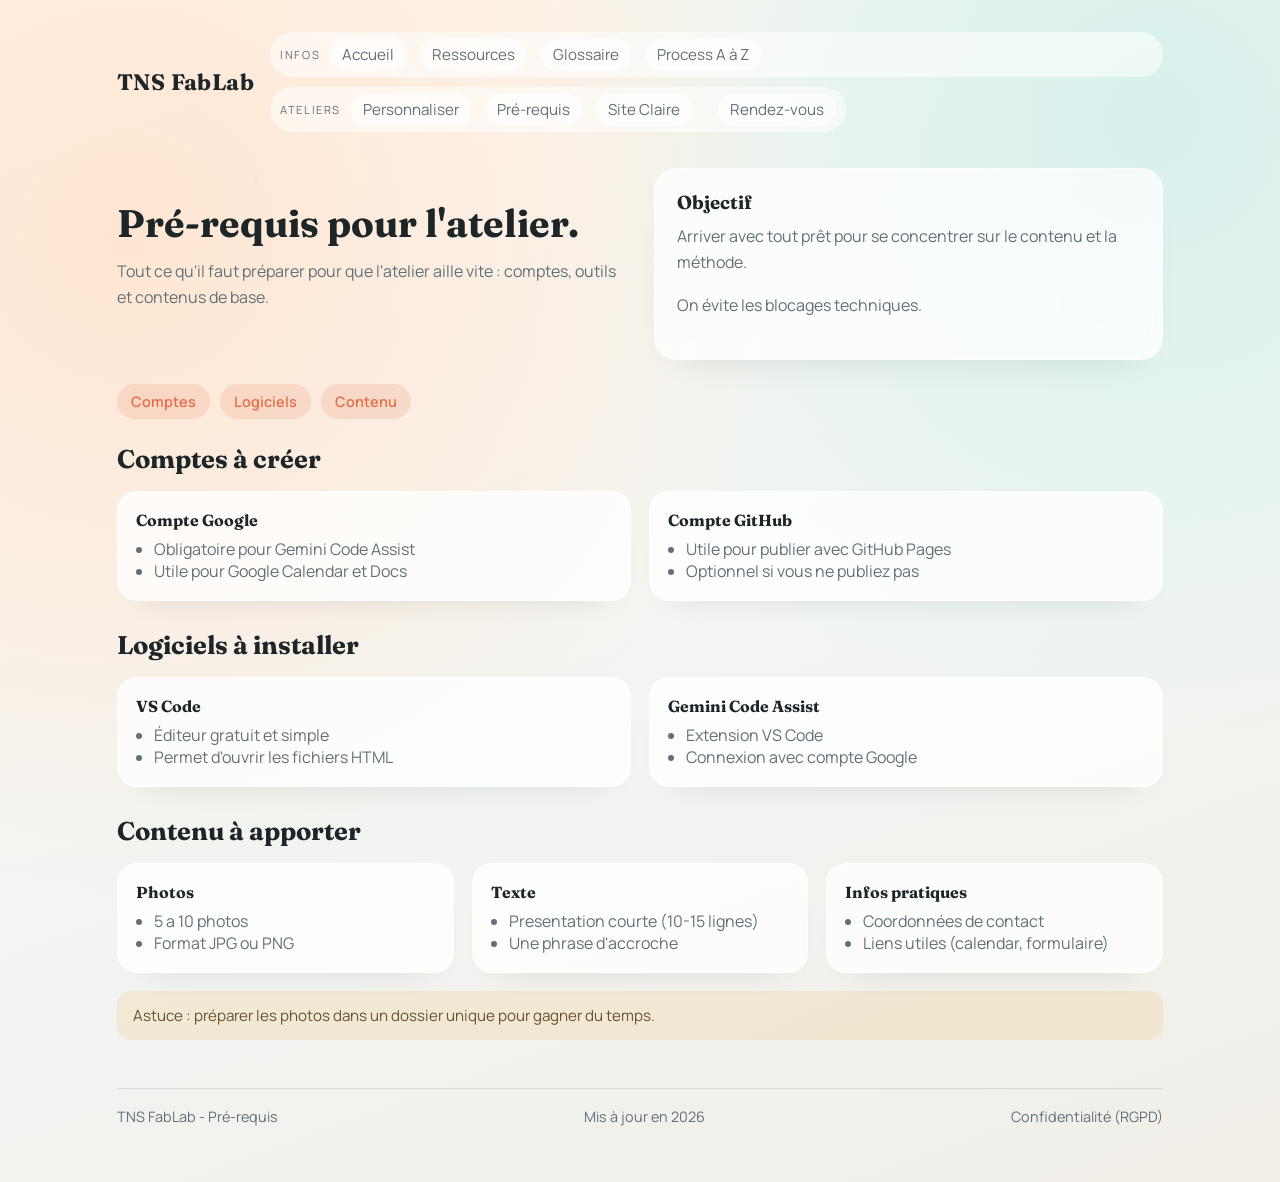
<file: prerequis.html>
<!doctype html>
<html lang="fr">
  <head>
    <meta charset="utf-8" />
    <meta name="viewport" content="width=device-width, initial-scale=1" />
    <title>Pré-requis atelier - TNS FabLab</title>
    <link rel="stylesheet" href="https://fonts.googleapis.com/css2?family=Fraunces:opsz,wght@9..144,600;9..144,700&family=Manrope:wght@300;400;500;600&display=swap" />
    <style>
      :root {
        --ink: #1d2528;
        --muted: #627078;
        --paper: #f7f2eb;
        --accent: #e26f4a;
        --accent-2: #2e8b7d;
        --sun: #f3c26b;
        --glass: rgba(255, 255, 255, 0.78);
        --shadow: rgba(24, 32, 36, 0.18);
      }

      * {
        box-sizing: border-box;
      }

      body {
        margin: 0;
        font-family: "Manrope", "Trebuchet MS", sans-serif;
        color: var(--ink);
        background: radial-gradient(circle at 10% 20%, #ffe6d2 0%, transparent 45%),
          radial-gradient(circle at 90% 10%, #d7f1ed 0%, transparent 40%),
          linear-gradient(160deg, #fff6ee 0%, #f2f5f3 55%, #f1eee7 100%);
        min-height: 100vh;
      }

      body::before {
        content: "";
        position: fixed;
        inset: 0;
        background-image: radial-gradient(circle at 20% 20%, rgba(46, 139, 125, 0.08) 0 2px, transparent 2px 26px);
        pointer-events: none;
        z-index: 0;
      }

      a {
        color: inherit;
        text-decoration: none;
      }

      .page {
        position: relative;
        z-index: 1;
        padding: 32px 6vw 56px;
        max-width: 1200px;
        margin: 0 auto;
      }

      header {
        display: flex;
        align-items: center;
        justify-content: space-between;
        gap: 16px;
        flex-wrap: wrap;
      }

      .logo {
        font-family: "Fraunces", Georgia, serif;
        font-weight: 700;
        font-size: 1.4rem;
        letter-spacing: 0.02em;
      }

      .nav {
        display: flex;
        gap: 14px;
        flex-wrap: wrap;
        color: var(--muted);
        font-size: 0.95rem;
      }

      .nav a {
        padding: 6px 12px;
        border-radius: 999px;
        background: rgba(255, 255, 255, 0.6);
      }

      .nav-wrap {
        display: grid;
        grid-template-columns: 1fr;
        gap: 10px;
        align-items: center;
        flex: 1;
      }

      .nav-section {
        display: flex;
        align-items: center;
        gap: 10px;
        padding: 6px 10px;
        border-radius: 999px;
        background: rgba(255, 255, 255, 0.55);
      }

      .nav-section.ateliers {
        justify-self: start;
      }

      .nav-section.ateliers .nav {
        flex-wrap: nowrap;
      }

      .nav-section.ateliers .nav a {
        white-space: nowrap;
      }

      .nav-section.ateliers .push-right {
        margin-left: 12px;
      }

      .nav-label {
        font-size: 0.7rem;
        letter-spacing: 0.14em;
        text-transform: uppercase;
        color: var(--muted);
      }

      .hero {
        display: grid;
        grid-template-columns: repeat(auto-fit, minmax(260px, 1fr));
        gap: 28px;
        margin: 36px 0 24px;
        align-items: center;
      }

      .hero h1 {
        font-family: "Fraunces", Georgia, serif;
        font-size: clamp(2.2rem, 3vw, 3.2rem);
        margin: 0 0 12px;
      }

      .hero p {
        margin: 0 0 18px;
        color: var(--muted);
        line-height: 1.6;
      }

      .hero-card {
        background: var(--glass);
        border-radius: 22px;
        padding: 22px;
        border: 1px solid rgba(255, 255, 255, 0.6);
        box-shadow: 0 18px 36px -28px var(--shadow);
        backdrop-filter: blur(8px);
      }

      .hero-card h3 {
        margin: 0 0 10px;
        font-family: "Fraunces", Georgia, serif;
      }

      .subnav {
        display: flex;
        flex-wrap: wrap;
        gap: 10px;
        margin: 0 0 24px;
      }

      .subnav a {
        padding: 8px 14px;
        border-radius: 999px;
        background: rgba(226, 111, 74, 0.15);
        color: var(--accent);
        font-weight: 600;
        font-size: 0.9rem;
      }

      .section-title {
        font-family: "Fraunces", Georgia, serif;
        font-size: 1.6rem;
        margin: 0 0 16px;
      }

      .grid {
        display: grid;
        grid-template-columns: repeat(auto-fit, minmax(240px, 1fr));
        gap: 18px;
      }

      .card {
        background: var(--glass);
        border-radius: 20px;
        padding: 18px;
        border: 1px solid rgba(255, 255, 255, 0.65);
        box-shadow: 0 18px 34px -28px var(--shadow);
      }

      .card h4 {
        margin: 0 0 8px;
        font-family: "Fraunces", Georgia, serif;
      }

      .list {
        padding-left: 18px;
        margin: 0;
        color: var(--muted);
      }

      .note {
        background: rgba(243, 194, 107, 0.2);
        border-radius: 14px;
        padding: 14px 16px;
        color: #6b512d;
        font-size: 0.95rem;
      }

      .footer {
        margin-top: 48px;
        padding-top: 18px;
        border-top: 1px solid rgba(29, 37, 40, 0.1);
        display: flex;
        flex-wrap: wrap;
        gap: 12px;
        justify-content: space-between;
        color: var(--muted);
        font-size: 0.9rem;
      }

      @media (max-width: 700px) {
        header {
          justify-content: center;
          text-align: center;
        }

        .nav-wrap {
          grid-template-columns: 1fr;
          justify-items: center;
        }

        .nav-section {
          justify-content: center;
        }

        .nav-section.ateliers .nav {
          flex-wrap: wrap;
          justify-content: center;
        }

        .nav-section.ateliers .push-right {
          margin-left: 0;
        }
      }
    </style>
  </head>
  <body>
    <div class="page">
      <header>
        <a class="logo" href="index.html">TNS FabLab</a>
        <div class="nav-wrap">
          <div class="nav-section infos">
            <span class="nav-label">Infos</span>
            <nav class="nav">
              <a href="index.html">Accueil</a>
              <a href="ressources.html">Ressources</a>
              <a href="glossaire.html">Glossaire</a>
              <a href="process.html">Process A à Z</a>
            </nav>
          </div>
          <div class="nav-section ateliers">
            <span class="nav-label">Ateliers</span>
            <nav class="nav">
              <a href="personnaliser.html">Personnaliser</a>
              <a href="prerequis.html">Pré-requis</a>
              <a href="exemples/claire-location/index.html" target="_blank" rel="noopener">Site Claire</a>
              <a class="push-right" href="rendezvous.html">Rendez-vous</a>
            </nav>
          </div>
        </div>
      </header>

      <main>
        <section class="hero">
          <div>
            <h1>Pré-requis pour l'atelier.</h1>
            <p>
              Tout ce qu'il faut préparer pour que l'atelier aille vite : comptes,
              outils et contenus de base.
            </p>
          </div>
          <div class="hero-card">
            <h3>Objectif</h3>
            <p>Arriver avec tout prêt pour se concentrer sur le contenu et la méthode.</p>
            <p>On évite les blocages techniques.</p>
          </div>
        </section>

        <div class="subnav">
          <a href="#comptes">Comptes</a>
          <a href="#logiciels">Logiciels</a>
          <a href="#contenu">Contenu</a>
        </div>

        <section id="comptes">
          <h2 class="section-title">Comptes à créer</h2>
          <div class="grid">
            <article class="card">
              <h4>Compte Google</h4>
              <ul class="list">
                <li>Obligatoire pour Gemini Code Assist</li>
                <li>Utile pour Google Calendar et Docs</li>
              </ul>
            </article>
            <article class="card">
              <h4>Compte GitHub</h4>
              <ul class="list">
                <li>Utile pour publier avec GitHub Pages</li>
                <li>Optionnel si vous ne publiez pas</li>
              </ul>
            </article>
          </div>
        </section>

        <section id="logiciels" style="margin-top: 28px;">
          <h2 class="section-title">Logiciels à installer</h2>
          <div class="grid">
            <article class="card">
              <h4>VS Code</h4>
              <ul class="list">
                <li>Éditeur gratuit et simple</li>
                <li>Permet d'ouvrir les fichiers HTML</li>
              </ul>
            </article>
            <article class="card">
              <h4>Gemini Code Assist</h4>
              <ul class="list">
                <li>Extension VS Code</li>
                <li>Connexion avec compte Google</li>
              </ul>
            </article>
          </div>
        </section>

        <section id="contenu" style="margin-top: 28px;">
          <h2 class="section-title">Contenu à apporter</h2>
          <div class="grid">
            <article class="card">
              <h4>Photos</h4>
              <ul class="list">
                <li>5 a 10 photos</li>
                <li>Format JPG ou PNG</li>
              </ul>
            </article>
            <article class="card">
              <h4>Texte</h4>
              <ul class="list">
                <li>Presentation courte (10-15 lignes)</li>
                <li>Une phrase d'accroche</li>
              </ul>
            </article>
            <article class="card">
              <h4>Infos pratiques</h4>
              <ul class="list">
                <li>Coordonnées de contact</li>
                <li>Liens utiles (calendar, formulaire)</li>
              </ul>
            </article>
          </div>
        </section>

        <section class="note" style="margin-top: 18px;">
          Astuce : préparer les photos dans un dossier unique pour gagner du temps.
        </section>
      </main>

      <footer class="footer">
        <span>TNS FabLab - Pré-requis</span>
        <span>Mis à jour en 2026</span>
        <a href="privacy.html">Confidentialité (RGPD)</a>
      </footer>
    </div>
  </body>
</html>
</file>
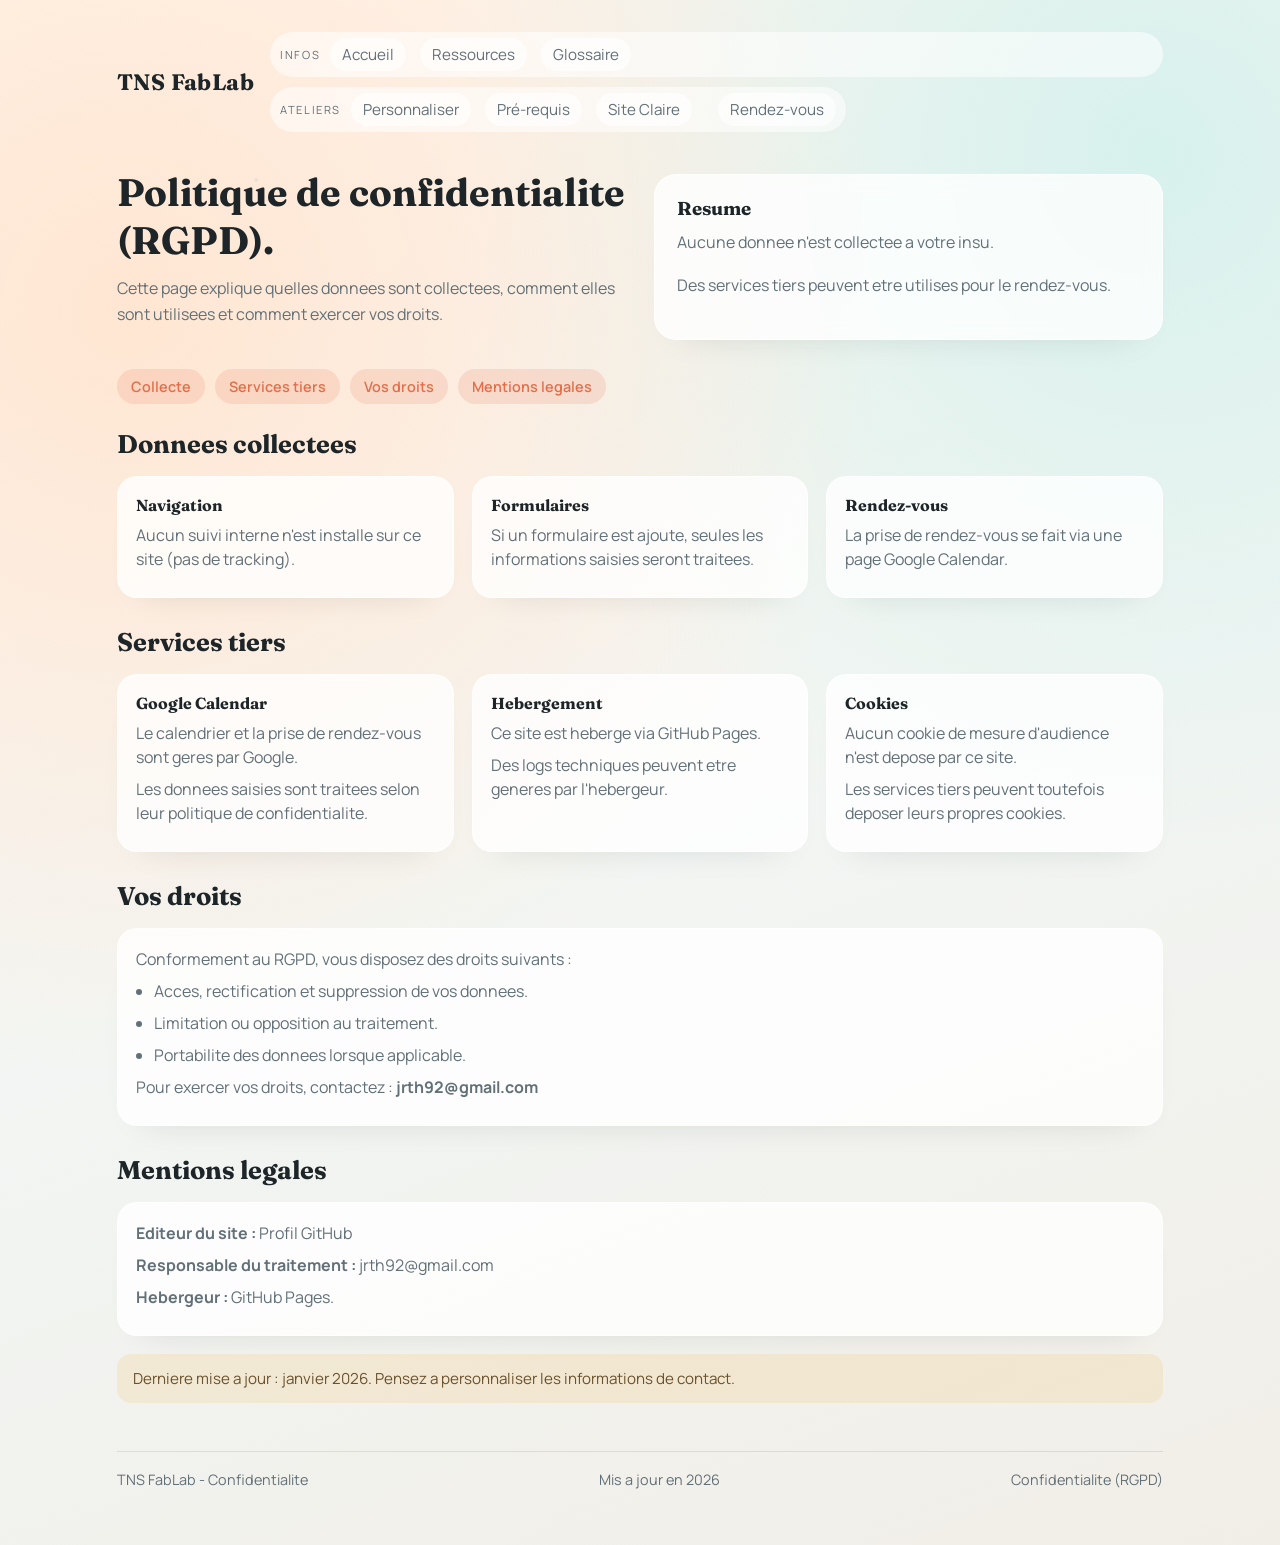
<file: privacy.html>
<!doctype html>
<html lang="fr">
  <head>
    <meta charset="utf-8" />
    <meta name="viewport" content="width=device-width, initial-scale=1" />
    <title>Confidentialite - TNS FabLab</title>
    <link rel="stylesheet" href="https://fonts.googleapis.com/css2?family=Fraunces:opsz,wght@9..144,600;9..144,700&family=Manrope:wght@300;400;500;600&display=swap" />
    <style>
      :root {
        --ink: #1d2528;
        --muted: #627078;
        --paper: #f7f2eb;
        --accent: #e26f4a;
        --accent-2: #2e8b7d;
        --sun: #f3c26b;
        --glass: rgba(255, 255, 255, 0.78);
        --shadow: rgba(24, 32, 36, 0.18);
      }

      * {
        box-sizing: border-box;
      }

      body {
        margin: 0;
        font-family: "Manrope", "Trebuchet MS", sans-serif;
        color: var(--ink);
        background: radial-gradient(circle at 10% 20%, #ffe6d2 0%, transparent 45%),
          radial-gradient(circle at 90% 10%, #d7f1ed 0%, transparent 40%),
          linear-gradient(160deg, #fff6ee 0%, #f2f5f3 55%, #f1eee7 100%);
        min-height: 100vh;
      }

      body::before {
        content: "";
        position: fixed;
        inset: 0;
        background-image: radial-gradient(circle at 20% 20%, rgba(46, 139, 125, 0.08) 0 2px, transparent 2px 26px);
        pointer-events: none;
        z-index: 0;
      }

      a {
        color: inherit;
        text-decoration: none;
      }

      .page {
        position: relative;
        z-index: 1;
        padding: 32px 6vw 56px;
        max-width: 1200px;
        margin: 0 auto;
      }

      header {
        display: flex;
        align-items: center;
        justify-content: space-between;
        gap: 16px;
        flex-wrap: wrap;
      }

      .logo {
        font-family: "Fraunces", Georgia, serif;
        font-weight: 700;
        font-size: 1.4rem;
        letter-spacing: 0.02em;
      }

      .nav {
        display: flex;
        gap: 14px;
        flex-wrap: wrap;
        color: var(--muted);
        font-size: 0.95rem;
      }

      .nav a {
        padding: 6px 12px;
        border-radius: 999px;
        background: rgba(255, 255, 255, 0.6);
      }

      .nav-wrap {
        display: grid;
        grid-template-columns: 1fr;
        gap: 10px;
        align-items: center;
        flex: 1;
      }

      .nav-section {
        display: flex;
        align-items: center;
        gap: 10px;
        padding: 6px 10px;
        border-radius: 999px;
        background: rgba(255, 255, 255, 0.55);
      }

      .nav-section.ateliers {
        justify-self: start;
      }

      .nav-section.ateliers .nav {
        flex-wrap: nowrap;
      }

      .nav-section.ateliers .nav a {
        white-space: nowrap;
      }

      .nav-section.ateliers .push-right {
        margin-left: 12px;
      }

      .nav-label {
        font-size: 0.7rem;
        letter-spacing: 0.14em;
        text-transform: uppercase;
        color: var(--muted);
      }

      .hero {
        display: grid;
        grid-template-columns: repeat(auto-fit, minmax(260px, 1fr));
        gap: 28px;
        margin: 36px 0 24px;
        align-items: center;
      }

      .hero h1 {
        font-family: "Fraunces", Georgia, serif;
        font-size: clamp(2.2rem, 3vw, 3.2rem);
        margin: 0 0 12px;
      }

      .hero p {
        margin: 0 0 18px;
        color: var(--muted);
        line-height: 1.6;
      }

      .hero-card {
        background: var(--glass);
        border-radius: 22px;
        padding: 22px;
        border: 1px solid rgba(255, 255, 255, 0.6);
        box-shadow: 0 18px 36px -28px var(--shadow);
        backdrop-filter: blur(8px);
      }

      .hero-card h3 {
        margin: 0 0 10px;
        font-family: "Fraunces", Georgia, serif;
      }

      .section-title {
        font-family: "Fraunces", Georgia, serif;
        font-size: 1.6rem;
        margin: 0 0 16px;
      }

      .grid {
        display: grid;
        grid-template-columns: repeat(auto-fit, minmax(240px, 1fr));
        gap: 18px;
      }

      .card {
        background: var(--glass);
        border-radius: 20px;
        padding: 18px;
        border: 1px solid rgba(255, 255, 255, 0.65);
        box-shadow: 0 18px 34px -28px var(--shadow);
      }

      .card h4 {
        margin: 0 0 8px;
        font-family: "Fraunces", Georgia, serif;
      }

      .card p,
      .card li {
        margin: 0 0 8px;
        color: var(--muted);
        line-height: 1.5;
      }

      .list {
        padding-left: 18px;
        margin: 0;
      }

      .note {
        background: rgba(243, 194, 107, 0.2);
        border-radius: 14px;
        padding: 14px 16px;
        color: #6b512d;
        font-size: 0.95rem;
      }

      .subnav {
        display: flex;
        flex-wrap: wrap;
        gap: 10px;
        margin: 0 0 24px;
      }

      .subnav a {
        padding: 8px 14px;
        border-radius: 999px;
        background: rgba(226, 111, 74, 0.15);
        color: var(--accent);
        font-weight: 600;
        font-size: 0.9rem;
      }

      .footer {
        margin-top: 48px;
        padding-top: 18px;
        border-top: 1px solid rgba(29, 37, 40, 0.1);
        display: flex;
        flex-wrap: wrap;
        gap: 12px;
        justify-content: space-between;
        color: var(--muted);
        font-size: 0.9rem;
      }

      @media (max-width: 700px) {
        header {
          justify-content: center;
          text-align: center;
        }

        .nav-wrap {
          grid-template-columns: 1fr;
          justify-items: center;
        }

        .nav-section {
          justify-content: center;
        }

        .nav-section.ateliers .nav {
          flex-wrap: wrap;
          justify-content: center;
        }

        .nav-section.ateliers .push-right {
          margin-left: 0;
        }
      }
    </style>
  </head>
  <body>
    <div class="page">
      <header>
        <a class="logo" href="index.html">TNS FabLab</a>
        <div class="nav-wrap">
          <div class="nav-section infos">
            <span class="nav-label">Infos</span>
            <nav class="nav">
              <a href="index.html">Accueil</a>
              <a href="ressources.html">Ressources</a>
              <a href="glossaire.html">Glossaire</a>
            </nav>
          </div>
          <div class="nav-section ateliers">
            <span class="nav-label">Ateliers</span>
            <nav class="nav">
              <a href="personnaliser.html">Personnaliser</a>
              <a href="prerequis.html">Pré-requis</a>
              <a href="exemples/claire-location/index.html" target="_blank" rel="noopener">Site Claire</a>
              <a class="push-right" href="rendezvous.html">Rendez-vous</a>
            </nav>
          </div>
        </div>
      </header>

      <main>
        <section class="hero">
          <div>
            <h1>Politique de confidentialite (RGPD).</h1>
            <p>
              Cette page explique quelles donnees sont collectees, comment elles sont
              utilisees et comment exercer vos droits.
            </p>
          </div>
          <div class="hero-card">
            <h3>Resume</h3>
            <p>Aucune donnee n'est collectee a votre insu.</p>
            <p>Des services tiers peuvent etre utilises pour le rendez-vous.</p>
          </div>
        </section>

        <div class="subnav">
          <a href="#collecte">Collecte</a>
          <a href="#tiers">Services tiers</a>
          <a href="#droits">Vos droits</a>
          <a href="#mentions">Mentions legales</a>
        </div>

        <section id="collecte">
          <h2 class="section-title">Donnees collectees</h2>
          <div class="grid">
            <article class="card">
              <h4>Navigation</h4>
              <p>Aucun suivi interne n'est installe sur ce site (pas de tracking).</p>
            </article>
            <article class="card">
              <h4>Formulaires</h4>
              <p>Si un formulaire est ajoute, seules les informations saisies seront traitees.</p>
            </article>
            <article class="card">
              <h4>Rendez-vous</h4>
              <p>La prise de rendez-vous se fait via une page Google Calendar.</p>
            </article>
          </div>
        </section>

        <section id="tiers" style="margin-top: 28px;">
          <h2 class="section-title">Services tiers</h2>
          <div class="grid">
            <article class="card">
              <h4>Google Calendar</h4>
              <p>Le calendrier et la prise de rendez-vous sont geres par Google.</p>
              <p>Les donnees saisies sont traitees selon leur politique de confidentialite.</p>
            </article>
            <article class="card">
              <h4>Hebergement</h4>
              <p>Ce site est heberge via GitHub Pages.</p>
              <p>Des logs techniques peuvent etre generes par l'hebergeur.</p>
            </article>
            <article class="card">
              <h4>Cookies</h4>
              <p>Aucun cookie de mesure d'audience n'est depose par ce site.</p>
              <p>Les services tiers peuvent toutefois deposer leurs propres cookies.</p>
            </article>
          </div>
        </section>

        <section id="droits" style="margin-top: 28px;">
          <h2 class="section-title">Vos droits</h2>
          <div class="card">
            <p>Conformement au RGPD, vous disposez des droits suivants :</p>
            <ul class="list">
              <li>Acces, rectification et suppression de vos donnees.</li>
              <li>Limitation ou opposition au traitement.</li>
              <li>Portabilite des donnees lorsque applicable.</li>
            </ul>
            <p>Pour exercer vos droits, contactez : <strong>jrth92@gmail.com</strong></p>
          </div>
        </section>

        <section id="mentions" style="margin-top: 28px;">
          <h2 class="section-title">Mentions legales</h2>
          <div class="card">
            <p><strong>Editeur du site :</strong> <a href="https://github.com/japaris" target="_blank" rel="noopener">Profil GitHub</a></p>
            <p><strong>Responsable du traitement :</strong> jrth92@gmail.com</p>
            <p><strong>Hebergeur :</strong> GitHub Pages.</p>
          </div>
        </section>

        <section class="note" style="margin-top: 18px;">
          Derniere mise a jour : janvier 2026. Pensez a personnaliser les informations de contact.
        </section>
      </main>

      <footer class="footer">
        <span>TNS FabLab - Confidentialite</span>
        <span>Mis a jour en 2026</span>
        <a href="privacy.html">Confidentialite (RGPD)</a>
      </footer>
    </div>
  </body>
</html>
</file>
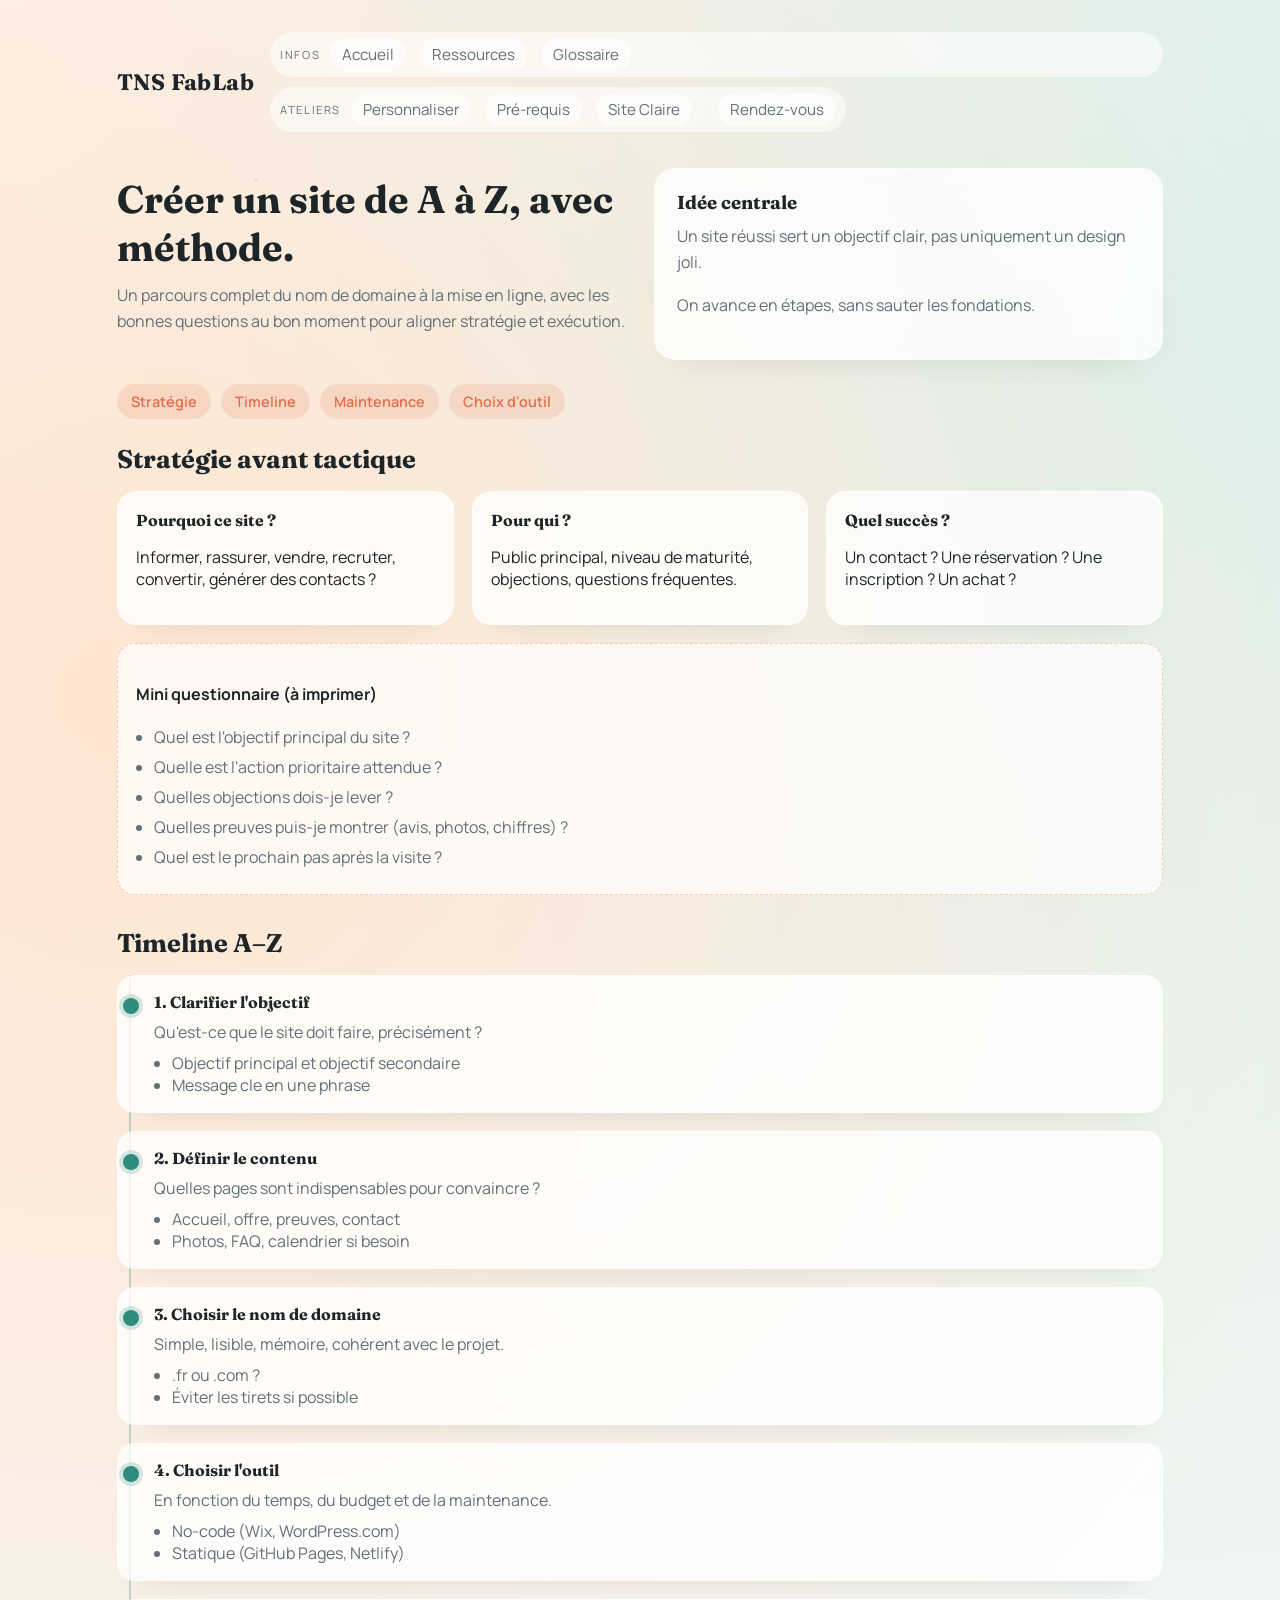
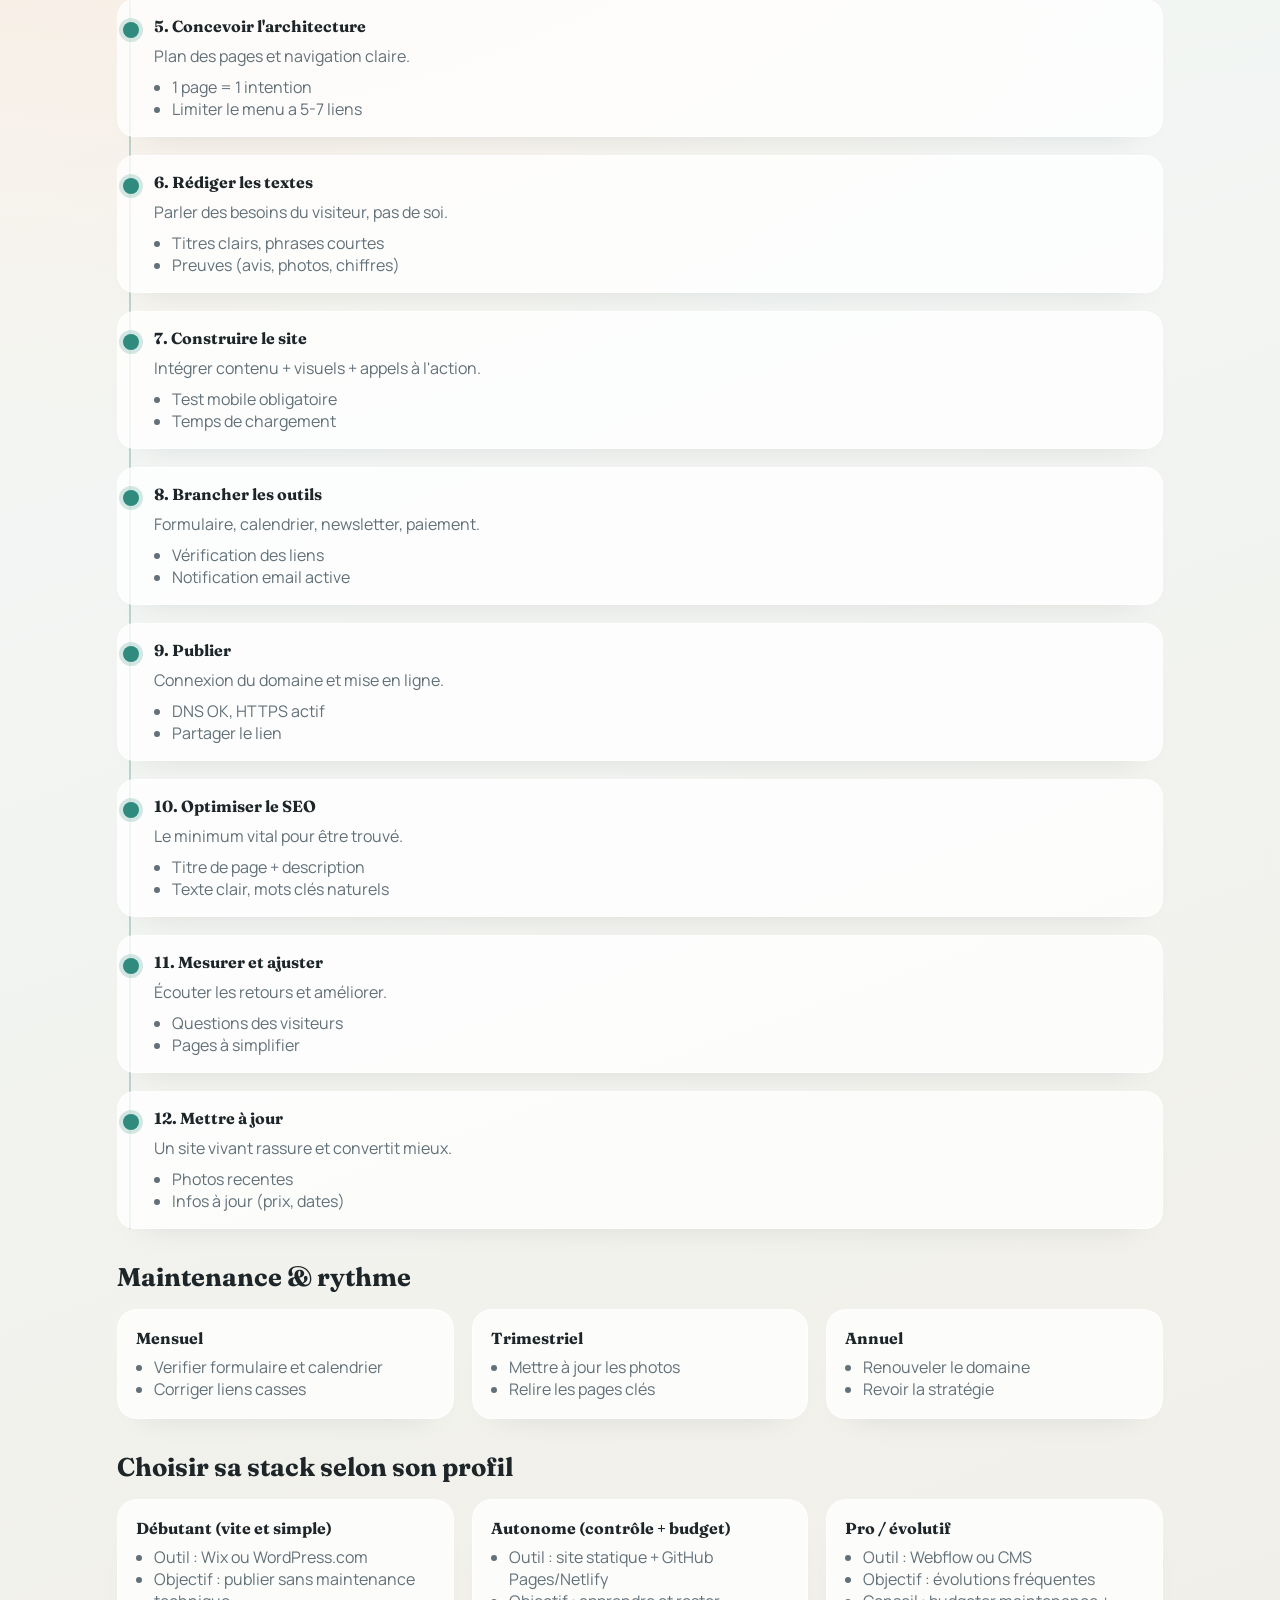
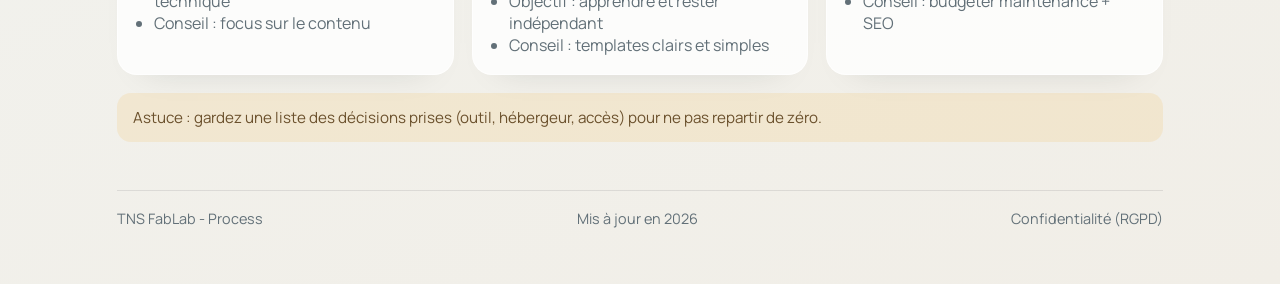
<file: process.html>
<!doctype html>
<html lang="fr">
  <head>
    <meta charset="utf-8" />
    <meta name="viewport" content="width=device-width, initial-scale=1" />
    <title>Process A à Z - TNS FabLab</title>
    <link rel="stylesheet" href="https://fonts.googleapis.com/css2?family=Fraunces:opsz,wght@9..144,600;9..144,700&family=Manrope:wght@300;400;500;600&display=swap" />
    <style>
      :root {
        --ink: #1d2528;
        --muted: #627078;
        --paper: #f7f2eb;
        --accent: #e26f4a;
        --accent-2: #2e8b7d;
        --sun: #f3c26b;
        --glass: rgba(255, 255, 255, 0.78);
        --shadow: rgba(24, 32, 36, 0.18);
      }

      * {
        box-sizing: border-box;
      }

      body {
        margin: 0;
        font-family: "Manrope", "Trebuchet MS", sans-serif;
        color: var(--ink);
        background: radial-gradient(circle at 10% 20%, #ffe6d2 0%, transparent 45%),
          radial-gradient(circle at 90% 10%, #d7f1ed 0%, transparent 40%),
          linear-gradient(160deg, #fff6ee 0%, #f2f5f3 55%, #f1eee7 100%);
        min-height: 100vh;
      }

      body::before {
        content: "";
        position: fixed;
        inset: 0;
        background-image: radial-gradient(circle at 20% 20%, rgba(46, 139, 125, 0.08) 0 2px, transparent 2px 26px);
        pointer-events: none;
        z-index: 0;
      }

      a {
        color: inherit;
        text-decoration: none;
      }

      .page {
        position: relative;
        z-index: 1;
        padding: 32px 6vw 56px;
        max-width: 1200px;
        margin: 0 auto;
      }

      header {
        display: flex;
        align-items: center;
        justify-content: space-between;
        gap: 16px;
        flex-wrap: wrap;
      }

      .logo {
        font-family: "Fraunces", Georgia, serif;
        font-weight: 700;
        font-size: 1.4rem;
        letter-spacing: 0.02em;
      }

      .nav {
        display: flex;
        gap: 14px;
        flex-wrap: wrap;
        color: var(--muted);
        font-size: 0.95rem;
      }

      .nav a {
        padding: 6px 12px;
        border-radius: 999px;
        background: rgba(255, 255, 255, 0.6);
      }

      .nav-wrap {
        display: grid;
        grid-template-columns: 1fr;
        gap: 10px;
        align-items: center;
        flex: 1;
      }

      .nav-section {
        display: flex;
        align-items: center;
        gap: 10px;
        padding: 6px 10px;
        border-radius: 999px;
        background: rgba(255, 255, 255, 0.55);
      }

      .nav-section.ateliers {
        justify-self: start;
      }

      .nav-section.ateliers .nav {
        flex-wrap: nowrap;
      }

      .nav-section.ateliers .nav a {
        white-space: nowrap;
      }

      .nav-section.ateliers .push-right {
        margin-left: 12px;
      }

      .nav-label {
        font-size: 0.7rem;
        letter-spacing: 0.14em;
        text-transform: uppercase;
        color: var(--muted);
      }

      .hero {
        display: grid;
        grid-template-columns: repeat(auto-fit, minmax(260px, 1fr));
        gap: 28px;
        margin: 36px 0 24px;
        align-items: center;
      }

      .hero h1 {
        font-family: "Fraunces", Georgia, serif;
        font-size: clamp(2.2rem, 3vw, 3.2rem);
        margin: 0 0 12px;
      }

      .hero p {
        margin: 0 0 18px;
        color: var(--muted);
        line-height: 1.6;
      }

      .hero-card {
        background: var(--glass);
        border-radius: 22px;
        padding: 22px;
        border: 1px solid rgba(255, 255, 255, 0.6);
        box-shadow: 0 18px 36px -28px var(--shadow);
        backdrop-filter: blur(8px);
      }

      .hero-card h3 {
        margin: 0 0 10px;
        font-family: "Fraunces", Georgia, serif;
      }

      .subnav {
        display: flex;
        flex-wrap: wrap;
        gap: 10px;
        margin: 0 0 24px;
      }

      .subnav a {
        padding: 8px 14px;
        border-radius: 999px;
        background: rgba(226, 111, 74, 0.15);
        color: var(--accent);
        font-weight: 600;
        font-size: 0.9rem;
      }

      .section-title {
        font-family: "Fraunces", Georgia, serif;
        font-size: 1.6rem;
        margin: 0 0 16px;
      }

      .timeline {
        position: relative;
        display: grid;
        gap: 18px;
        margin-top: 12px;
      }

      .timeline::before {
        content: "";
        position: absolute;
        left: 12px;
        top: 0;
        bottom: 0;
        width: 2px;
        background: rgba(46, 139, 125, 0.3);
      }

      .step {
        position: relative;
        padding: 16px 18px 16px 36px;
        background: var(--glass);
        border-radius: 18px;
        border: 1px solid rgba(255, 255, 255, 0.65);
        box-shadow: 0 18px 34px -28px var(--shadow);
      }

      .step::before {
        content: "";
        position: absolute;
        left: 5px;
        top: 22px;
        width: 16px;
        height: 16px;
        border-radius: 50%;
        background: var(--accent-2);
        box-shadow: 0 0 0 4px rgba(46, 139, 125, 0.2);
      }

      .step h4 {
        margin: 0 0 8px;
        font-family: "Fraunces", Georgia, serif;
      }

      .step p {
        margin: 0 0 8px;
        color: var(--muted);
        line-height: 1.5;
      }

      .list {
        padding-left: 18px;
        margin: 0;
        color: var(--muted);
      }

      .note {
        background: rgba(243, 194, 107, 0.2);
        border-radius: 14px;
        padding: 14px 16px;
        color: #6b512d;
        font-size: 0.95rem;
      }

      .grid {
        display: grid;
        grid-template-columns: repeat(auto-fit, minmax(240px, 1fr));
        gap: 18px;
      }

      .card {
        background: var(--glass);
        border-radius: 20px;
        padding: 18px;
        border: 1px solid rgba(255, 255, 255, 0.65);
        box-shadow: 0 18px 34px -28px var(--shadow);
      }

      .card h4 {
        margin: 0 0 8px;
        font-family: "Fraunces", Georgia, serif;
      }

      .questionnaire {
        background: rgba(255, 255, 255, 0.7);
        border-radius: 18px;
        padding: 18px;
        border: 1px dashed rgba(226, 111, 74, 0.35);
      }

      .questionnaire li {
        margin-bottom: 8px;
        color: var(--muted);
      }

      .footer {
        margin-top: 48px;
        padding-top: 18px;
        border-top: 1px solid rgba(29, 37, 40, 0.1);
        display: flex;
        flex-wrap: wrap;
        gap: 12px;
        justify-content: space-between;
        color: var(--muted);
        font-size: 0.9rem;
      }

      @media (max-width: 700px) {
        header {
          justify-content: center;
          text-align: center;
        }

        .nav-wrap {
          grid-template-columns: 1fr;
          justify-items: center;
        }

        .nav-section {
          justify-content: center;
        }

        .nav-section.ateliers .nav {
          flex-wrap: wrap;
          justify-content: center;
        }

        .nav-section.ateliers .push-right {
          margin-left: 0;
        }

        .timeline::before {
          left: 6px;
        }

        .step {
          padding-left: 30px;
        }

        .step::before {
          left: 0;
        }
      }
    </style>
  </head>
  <body>
    <div class="page">
      <header>
        <a class="logo" href="index.html">TNS FabLab</a>
        <div class="nav-wrap">
          <div class="nav-section infos">
            <span class="nav-label">Infos</span>
            <nav class="nav">
              <a href="index.html">Accueil</a>
              <a href="ressources.html">Ressources</a>
              <a href="glossaire.html">Glossaire</a>
            </nav>
          </div>
          <div class="nav-section ateliers">
            <span class="nav-label">Ateliers</span>
            <nav class="nav">
              <a href="personnaliser.html">Personnaliser</a>
              <a href="prerequis.html">Pré-requis</a>
              <a href="exemples/claire-location/index.html" target="_blank" rel="noopener">Site Claire</a>
              <a class="push-right" href="rendezvous.html">Rendez-vous</a>
            </nav>
          </div>
        </div>
      </header>

      <main>
        <section class="hero">
          <div>
            <h1>Créer un site de A à Z, avec méthode.</h1>
            <p>
              Un parcours complet du nom de domaine à la mise en ligne, avec les bonnes
              questions au bon moment pour aligner stratégie et exécution.
            </p>
          </div>
          <div class="hero-card">
            <h3>Idée centrale</h3>
            <p>Un site réussi sert un objectif clair, pas uniquement un design joli.</p>
            <p>On avance en étapes, sans sauter les fondations.</p>
          </div>
        </section>

        <div class="subnav">
          <a href="#strategie">Stratégie</a>
          <a href="#timeline">Timeline</a>
          <a href="#maintenance">Maintenance</a>
          <a href="#stack">Choix d'outil</a>
        </div>

        <section id="strategie">
          <h2 class="section-title">Stratégie avant tactique</h2>
          <div class="grid">
            <article class="card">
              <h4>Pourquoi ce site ?</h4>
              <p>Informer, rassurer, vendre, recruter, convertir, générer des contacts ?</p>
            </article>
            <article class="card">
              <h4>Pour qui ?</h4>
              <p>Public principal, niveau de maturité, objections, questions fréquentes.</p>
            </article>
            <article class="card">
              <h4>Quel succès ?</h4>
              <p>Un contact ? Une réservation ? Une inscription ? Un achat ?</p>
            </article>
          </div>

          <div class="questionnaire" style="margin-top: 18px;">
            <h4>Mini questionnaire (à imprimer)</h4>
            <ul class="list">
              <li>Quel est l'objectif principal du site ?</li>
              <li>Quelle est l'action prioritaire attendue ?</li>
              <li>Quelles objections dois-je lever ?</li>
              <li>Quelles preuves puis-je montrer (avis, photos, chiffres) ?</li>
              <li>Quel est le prochain pas après la visite ?</li>
            </ul>
          </div>
        </section>

        <section id="timeline" style="margin-top: 32px;">
          <h2 class="section-title">Timeline A–Z</h2>
          <div class="timeline">
            <article class="step">
              <h4>1. Clarifier l'objectif</h4>
              <p>Qu'est-ce que le site doit faire, précisément ?</p>
              <ul class="list">
                <li>Objectif principal et objectif secondaire</li>
                <li>Message cle en une phrase</li>
              </ul>
            </article>
            <article class="step">
              <h4>2. Définir le contenu</h4>
              <p>Quelles pages sont indispensables pour convaincre ?</p>
              <ul class="list">
                <li>Accueil, offre, preuves, contact</li>
                <li>Photos, FAQ, calendrier si besoin</li>
              </ul>
            </article>
            <article class="step">
              <h4>3. Choisir le nom de domaine</h4>
              <p>Simple, lisible, mémoire, cohérent avec le projet.</p>
              <ul class="list">
                <li>.fr ou .com ?</li>
                <li>Éviter les tirets si possible</li>
              </ul>
            </article>
            <article class="step">
              <h4>4. Choisir l'outil</h4>
              <p>En fonction du temps, du budget et de la maintenance.</p>
              <ul class="list">
                <li>No-code (Wix, WordPress.com)</li>
                <li>Statique (GitHub Pages, Netlify)</li>
              </ul>
            </article>
            <article class="step">
              <h4>5. Concevoir l'architecture</h4>
              <p>Plan des pages et navigation claire.</p>
              <ul class="list">
                <li>1 page = 1 intention</li>
                <li>Limiter le menu a 5-7 liens</li>
              </ul>
            </article>
            <article class="step">
              <h4>6. Rédiger les textes</h4>
              <p>Parler des besoins du visiteur, pas de soi.</p>
              <ul class="list">
                <li>Titres clairs, phrases courtes</li>
                <li>Preuves (avis, photos, chiffres)</li>
              </ul>
            </article>
            <article class="step">
              <h4>7. Construire le site</h4>
              <p>Intégrer contenu + visuels + appels à l'action.</p>
              <ul class="list">
                <li>Test mobile obligatoire</li>
                <li>Temps de chargement</li>
              </ul>
            </article>
            <article class="step">
              <h4>8. Brancher les outils</h4>
              <p>Formulaire, calendrier, newsletter, paiement.</p>
              <ul class="list">
                <li>Vérification des liens</li>
                <li>Notification email active</li>
              </ul>
            </article>
            <article class="step">
              <h4>9. Publier</h4>
              <p>Connexion du domaine et mise en ligne.</p>
              <ul class="list">
                <li>DNS OK, HTTPS actif</li>
                <li>Partager le lien</li>
              </ul>
            </article>
            <article class="step">
              <h4>10. Optimiser le SEO</h4>
              <p>Le minimum vital pour être trouvé.</p>
              <ul class="list">
                <li>Titre de page + description</li>
                <li>Texte clair, mots clés naturels</li>
              </ul>
            </article>
            <article class="step">
              <h4>11. Mesurer et ajuster</h4>
              <p>Écouter les retours et améliorer.</p>
              <ul class="list">
                <li>Questions des visiteurs</li>
                <li>Pages à simplifier</li>
              </ul>
            </article>
            <article class="step">
              <h4>12. Mettre à jour</h4>
              <p>Un site vivant rassure et convertit mieux.</p>
              <ul class="list">
                <li>Photos recentes</li>
                <li>Infos à jour (prix, dates)</li>
              </ul>
            </article>
          </div>
        </section>

        <section id="maintenance" style="margin-top: 32px;">
          <h2 class="section-title">Maintenance & rythme</h2>
          <div class="grid">
            <article class="card">
              <h4>Mensuel</h4>
              <ul class="list">
                <li>Verifier formulaire et calendrier</li>
                <li>Corriger liens casses</li>
              </ul>
            </article>
            <article class="card">
              <h4>Trimestriel</h4>
              <ul class="list">
                <li>Mettre à jour les photos</li>
                <li>Relire les pages clés</li>
              </ul>
            </article>
            <article class="card">
              <h4>Annuel</h4>
              <ul class="list">
                <li>Renouveler le domaine</li>
                <li>Revoir la stratégie</li>
              </ul>
            </article>
          </div>
        </section>

        <section id="stack" style="margin-top: 32px;">
          <h2 class="section-title">Choisir sa stack selon son profil</h2>
          <div class="grid">
            <article class="card">
              <h4>Débutant (vite et simple)</h4>
              <ul class="list">
                <li>Outil : Wix ou WordPress.com</li>
                <li>Objectif : publier sans maintenance technique</li>
                <li>Conseil : focus sur le contenu</li>
              </ul>
            </article>
            <article class="card">
              <h4>Autonome (contrôle + budget)</h4>
              <ul class="list">
                <li>Outil : site statique + GitHub Pages/Netlify</li>
                <li>Objectif : apprendre et rester indépendant</li>
                <li>Conseil : templates clairs et simples</li>
              </ul>
            </article>
            <article class="card">
              <h4>Pro / évolutif</h4>
              <ul class="list">
                <li>Outil : Webflow ou CMS</li>
                <li>Objectif : évolutions fréquentes</li>
                <li>Conseil : budgeter maintenance + SEO</li>
              </ul>
            </article>
          </div>
        </section>

        <section class="note" style="margin-top: 18px;">
          Astuce : gardez une liste des décisions prises (outil, hébergeur, accès) pour ne pas repartir de zéro.
        </section>
      </main>

      <footer class="footer">
        <span>TNS FabLab - Process</span>
        <span>Mis à jour en 2026</span>
        <a href="privacy.html">Confidentialité (RGPD)</a>
      </footer>
    </div>
  </body>
</html>
</file>
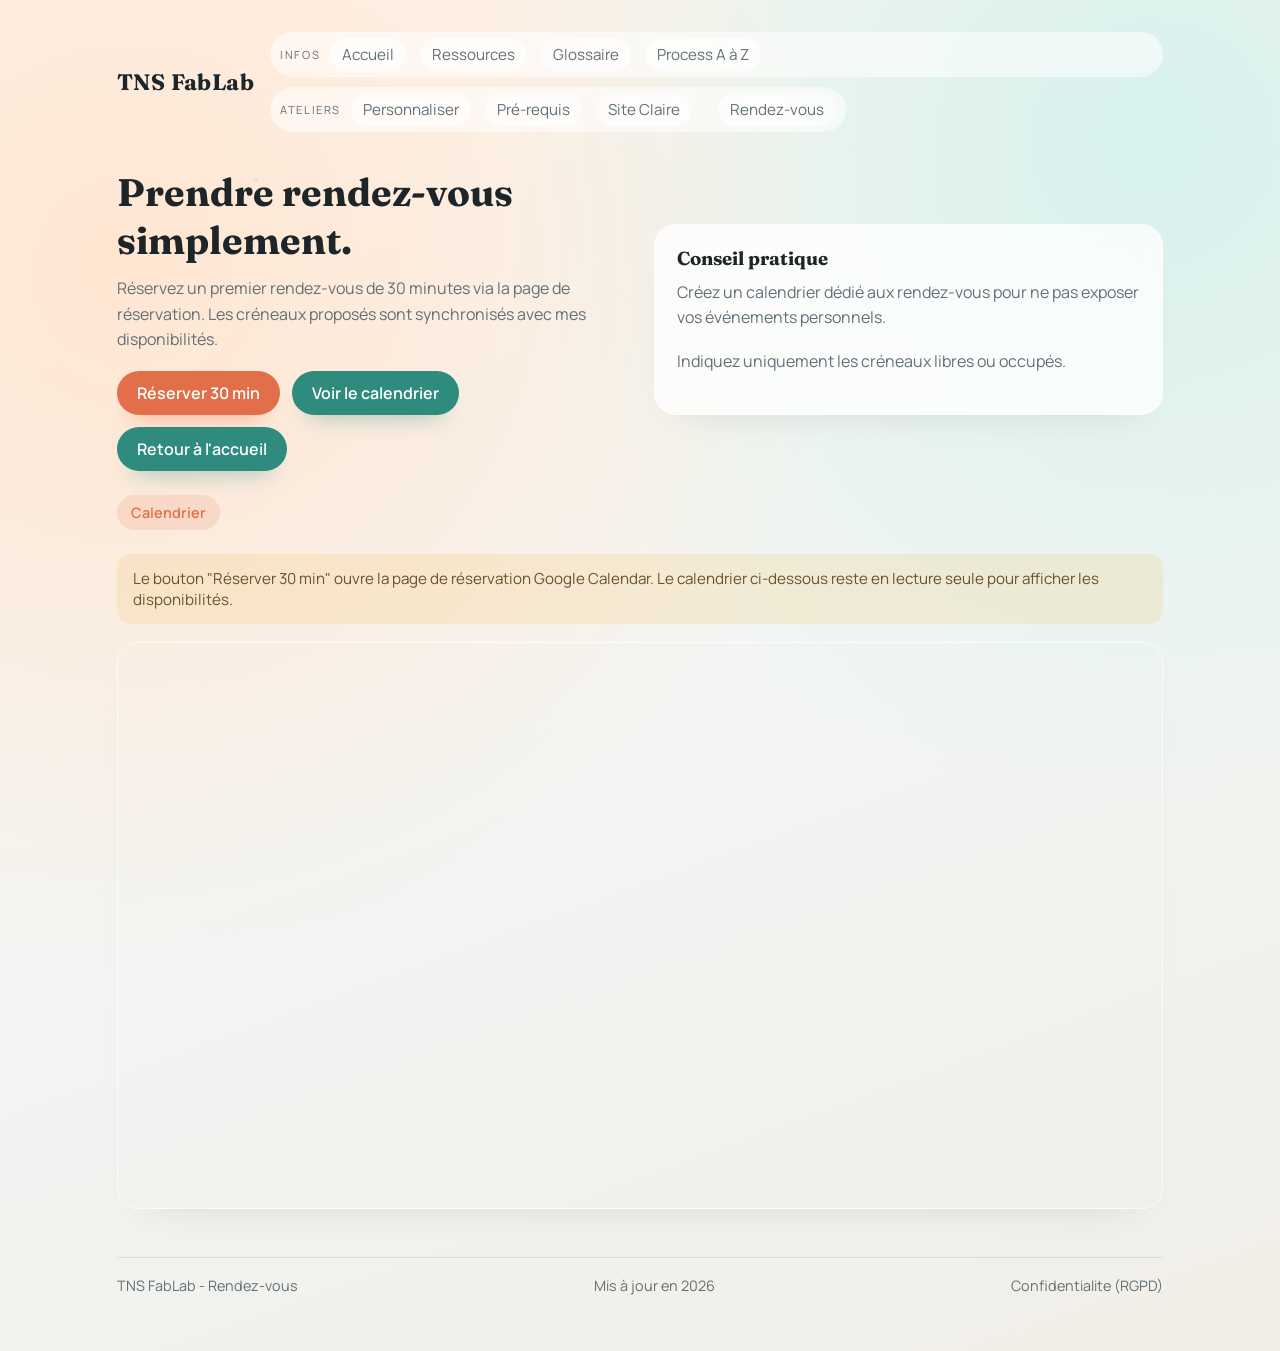
<file: rendezvous.html>
<!doctype html>
<html lang="fr">
  <head>
    <meta charset="utf-8" />
    <meta name="viewport" content="width=device-width, initial-scale=1" />
    <title>Rendez-vous - TNS FabLab</title>
    <link rel="stylesheet" href="https://fonts.googleapis.com/css2?family=Fraunces:opsz,wght@9..144,600;9..144,700&family=Manrope:wght@300;400;500;600&display=swap" />
    <style>
      :root {
        --ink: #1d2528;
        --muted: #627078;
        --paper: #f7f2eb;
        --accent: #e26f4a;
        --accent-2: #2e8b7d;
        --sun: #f3c26b;
        --glass: rgba(255, 255, 255, 0.78);
        --shadow: rgba(24, 32, 36, 0.18);
      }

      * {
        box-sizing: border-box;
      }

      body {
        margin: 0;
        font-family: "Manrope", "Trebuchet MS", sans-serif;
        color: var(--ink);
        background: radial-gradient(circle at 10% 20%, #ffe6d2 0%, transparent 45%),
          radial-gradient(circle at 90% 10%, #d7f1ed 0%, transparent 40%),
          linear-gradient(160deg, #fff6ee 0%, #f2f5f3 55%, #f1eee7 100%);
        min-height: 100vh;
      }

      body::before {
        content: "";
        position: fixed;
        inset: 0;
        background-image: radial-gradient(circle at 20% 20%, rgba(46, 139, 125, 0.08) 0 2px, transparent 2px 26px);
        pointer-events: none;
        z-index: 0;
      }

      a {
        color: inherit;
        text-decoration: none;
      }

      .page {
        position: relative;
        z-index: 1;
        padding: 32px 6vw 56px;
        max-width: 1200px;
        margin: 0 auto;
      }

      header {
        display: flex;
        align-items: center;
        justify-content: space-between;
        gap: 16px;
        flex-wrap: wrap;
      }

      .logo {
        font-family: "Fraunces", Georgia, serif;
        font-weight: 700;
        font-size: 1.4rem;
        letter-spacing: 0.02em;
      }

      .nav {
        display: flex;
        gap: 14px;
        flex-wrap: wrap;
        color: var(--muted);
        font-size: 0.95rem;
      }

      .nav a {
        padding: 6px 12px;
        border-radius: 999px;
        background: rgba(255, 255, 255, 0.6);
      }

      .nav-wrap {
        display: grid;
        grid-template-columns: 1fr;
        gap: 10px;
        align-items: center;
        flex: 1;
      }

      .nav-section {
        display: flex;
        align-items: center;
        gap: 10px;
        padding: 6px 10px;
        border-radius: 999px;
        background: rgba(255, 255, 255, 0.55);
      }

      .nav-section.ateliers {
        justify-self: start;
      }

      .nav-section.ateliers .nav {
        flex-wrap: nowrap;
      }

      .nav-section.ateliers .nav a {
        white-space: nowrap;
      }

      .nav-section.ateliers .push-right {
        margin-left: 12px;
      }

      .nav-label {
        font-size: 0.7rem;
        letter-spacing: 0.14em;
        text-transform: uppercase;
        color: var(--muted);
      }

      .subnav {
        display: flex;
        flex-wrap: wrap;
        gap: 10px;
        margin: 0 0 24px;
      }

      .subnav a {
        padding: 8px 14px;
        border-radius: 999px;
        background: rgba(226, 111, 74, 0.15);
        color: var(--accent);
        font-weight: 600;
        font-size: 0.9rem;
      }

      .hero {
        display: grid;
        grid-template-columns: repeat(auto-fit, minmax(260px, 1fr));
        gap: 28px;
        margin: 36px 0 24px;
        align-items: center;
      }

      .hero h1 {
        font-family: "Fraunces", Georgia, serif;
        font-size: clamp(2.2rem, 3vw, 3.2rem);
        margin: 0 0 12px;
      }

      .hero p {
        margin: 0 0 18px;
        color: var(--muted);
        line-height: 1.6;
      }

      .cta {
        display: inline-flex;
        align-items: center;
        gap: 8px;
        padding: 11px 20px;
        border-radius: 999px;
        background: var(--accent);
        color: #fff;
        font-weight: 600;
        box-shadow: 0 14px 24px -16px rgba(226, 111, 74, 0.8);
      }

      .cta.secondary {
        background: var(--accent-2);
        box-shadow: 0 14px 24px -16px rgba(46, 139, 125, 0.7);
      }

      .cta-group {
        display: flex;
        flex-wrap: wrap;
        gap: 12px;
        align-items: center;
      }

      .hero-card {
        background: var(--glass);
        border-radius: 22px;
        padding: 22px;
        border: 1px solid rgba(255, 255, 255, 0.6);
        box-shadow: 0 18px 36px -28px var(--shadow);
        backdrop-filter: blur(8px);
      }

      .hero-card h3 {
        margin: 0 0 10px;
        font-family: "Fraunces", Georgia, serif;
      }

      .section-title {
        font-family: "Fraunces", Georgia, serif;
        font-size: 1.6rem;
        margin: 0 0 16px;
      }

      .note {
        background: rgba(243, 194, 107, 0.2);
        border-radius: 14px;
        padding: 14px 16px;
        color: #6b512d;
        font-size: 0.95rem;
      }

      .calendar {
        border-radius: 20px;
        overflow: hidden;
        border: 1px solid rgba(255, 255, 255, 0.7);
        box-shadow: 0 20px 40px -32px var(--shadow);
      }

      .calendar iframe {
        width: 100%;
        min-height: 560px;
        border: 0;
      }

      .footer {
        margin-top: 48px;
        padding-top: 18px;
        border-top: 1px solid rgba(29, 37, 40, 0.1);
        display: flex;
        flex-wrap: wrap;
        gap: 12px;
        justify-content: space-between;
        color: var(--muted);
        font-size: 0.9rem;
      }

      @media (max-width: 700px) {
        header {
          justify-content: center;
          text-align: center;
        }

        .nav-wrap {
          grid-template-columns: 1fr;
          justify-items: center;
        }

        .nav-section {
          justify-content: center;
        }

        .nav-section.ateliers .nav {
          flex-wrap: wrap;
          justify-content: center;
        }

        .nav-section.ateliers .push-right {
          margin-left: 0;
        }
      }
    </style>
  </head>
  <body>
    <div class="page">
      <header>
        <a class="logo" href="index.html">TNS FabLab</a>
        <div class="nav-wrap">
          <div class="nav-section infos">
            <span class="nav-label">Infos</span>
            <nav class="nav">
              <a href="index.html">Accueil</a>
              <a href="ressources.html">Ressources</a>
              <a href="glossaire.html">Glossaire</a>
              <a href="process.html">Process A à Z</a>
            </nav>
          </div>
          <div class="nav-section ateliers">
            <span class="nav-label">Ateliers</span>
            <nav class="nav">
              <a href="personnaliser.html">Personnaliser</a>
              <a href="prerequis.html">Pré-requis</a>
              <a href="exemples/claire-location/index.html" target="_blank" rel="noopener">Site Claire</a>
              <a class="push-right" href="rendezvous.html">Rendez-vous</a>
            </nav>
          </div>
        </div>
      </header>

      <main>
        <section class="hero">
          <div>
            <h1>Prendre rendez-vous simplement.</h1>
            <p>
              Réservez un premier rendez-vous de 30 minutes via la page de réservation.
              Les créneaux proposés sont synchronisés avec mes disponibilités.
            </p>
            <div class="cta-group">
              <a class="cta" href="https://calendar.app.google/C71WziXfLPBueyUw9" target="_blank" rel="noopener">Réserver 30 min</a>
              <a class="cta secondary" href="#calendrier">Voir le calendrier</a>
              <a class="cta secondary" href="index.html">Retour à l'accueil</a>
            </div>
          </div>
          <div class="hero-card">
            <h3>Conseil pratique</h3>
            <p>Créez un calendrier dédié aux rendez-vous pour ne pas exposer vos événements personnels.</p>
            <p>Indiquez uniquement les créneaux libres ou occupés.</p>
          </div>
        </section>

        <div class="subnav">
          <a href="#calendrier">Calendrier</a>
        </div>

        <section class="note" style="margin-bottom: 18px;">
          Le bouton "Réserver 30 min" ouvre la page de réservation Google Calendar.
          Le calendrier ci-dessous reste en lecture seule pour afficher les disponibilités.
        </section>

        <section id="calendrier" class="calendar">
          <iframe
            title="Calendrier de rendez-vous"
            src="https://calendar.google.com/calendar/embed?height=600&wkst=1&ctz=Europe%2FParis&showPrint=0&src=NjU0NTk4MzI2MDc4ODhhMzJiYTQ4Mjk5ZjQyMGIxYWQ1MTMxY2E1MjU2ZTg0ZTFmNmU3NWEwNWUwNThlMGY4ZkBncm91cC5jYWxlbmRhci5nb29nbGUuY29t&color=%233a87fe"
            loading="lazy"
          ></iframe>
        </section>
      </main>

      <footer class="footer">
        <span>TNS FabLab - Rendez-vous</span>
        <span>Mis à jour en 2026</span>
        <a href="privacy.html">Confidentialite (RGPD)</a>
      </footer>
    </div>
  </body>
</html>
</file>
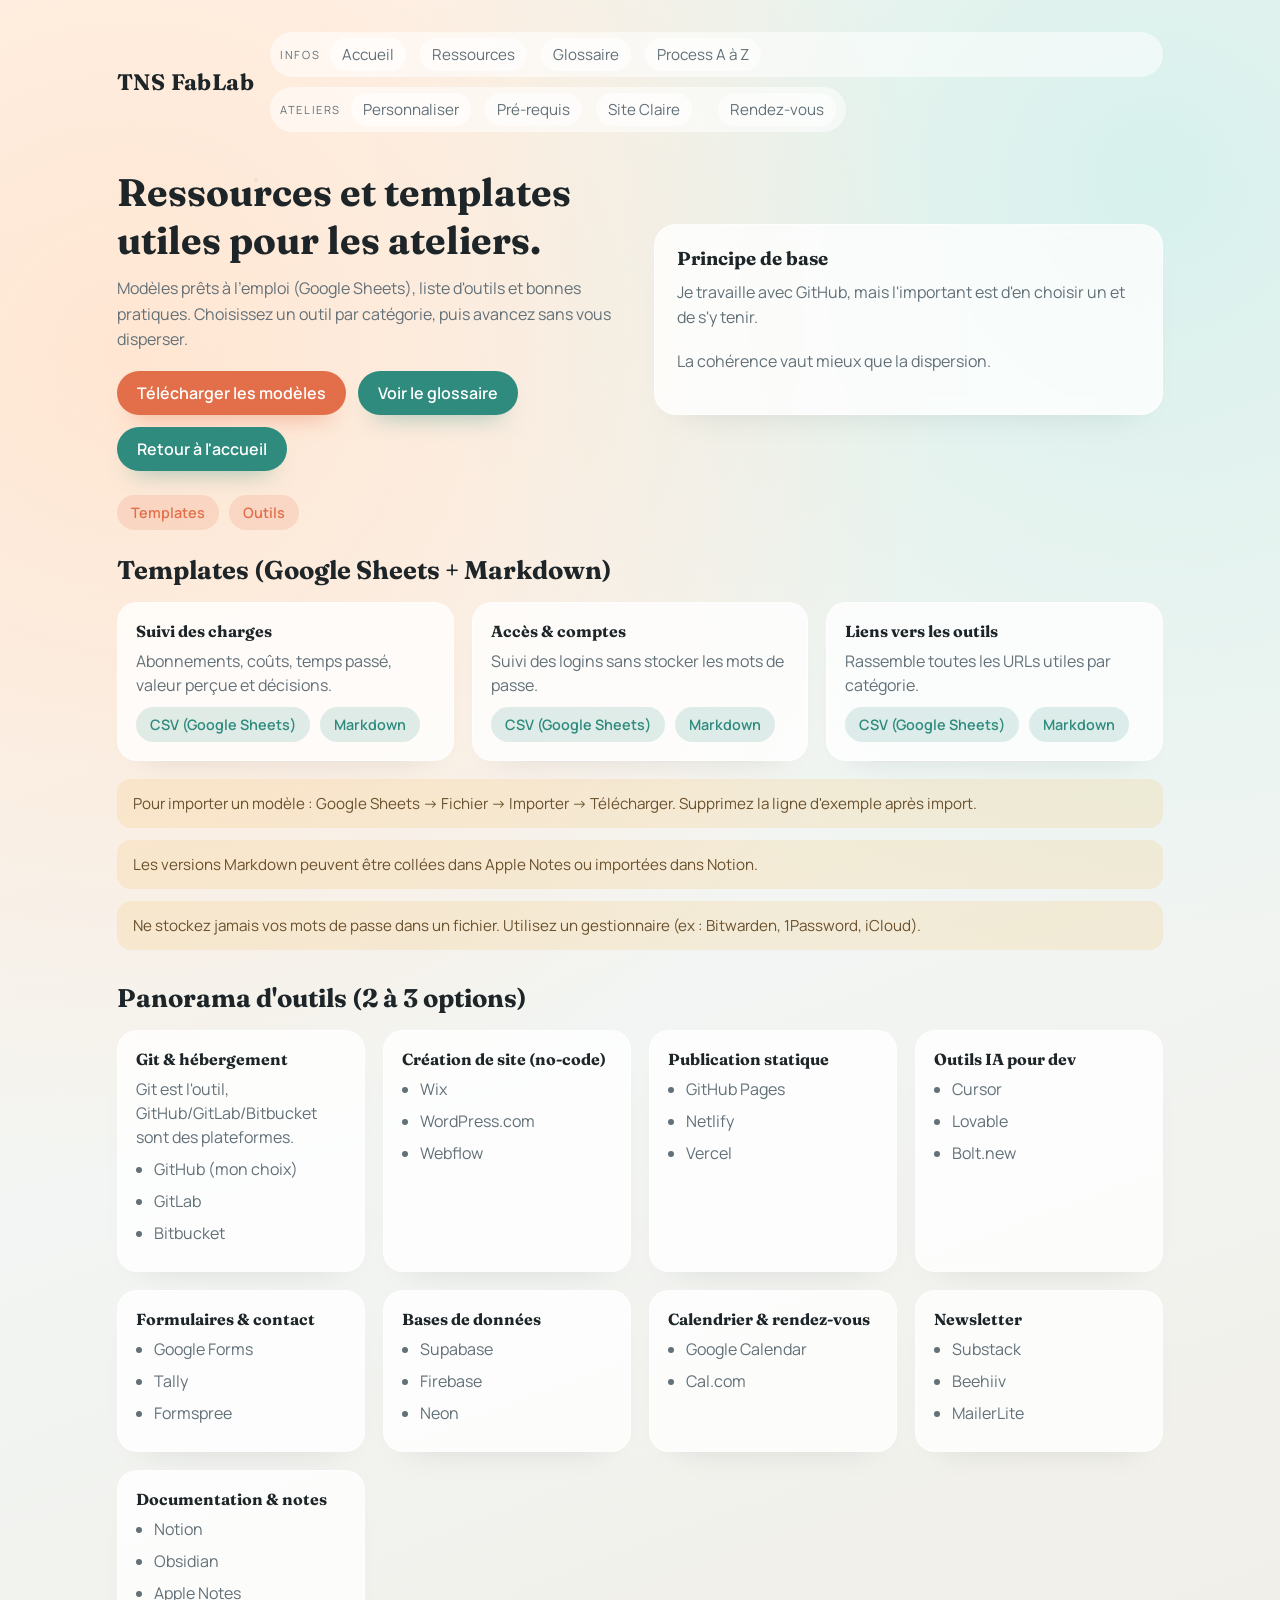
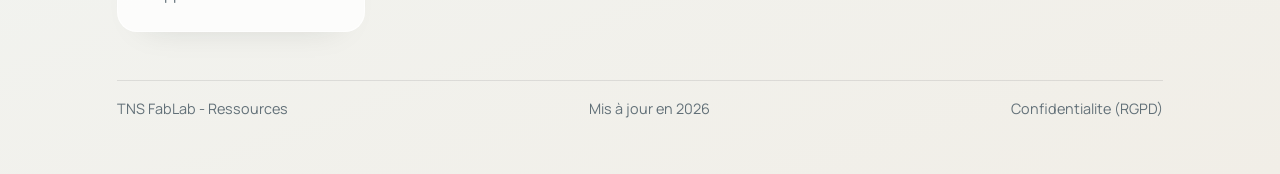
<file: ressources.html>
<!doctype html>
<html lang="fr">
  <head>
    <meta charset="utf-8" />
    <meta name="viewport" content="width=device-width, initial-scale=1" />
    <title>Ressources - TNS FabLab</title>
    <link rel="stylesheet" href="https://fonts.googleapis.com/css2?family=Fraunces:opsz,wght@9..144,600;9..144,700&family=Manrope:wght@300;400;500;600&display=swap" />
    <style>
      :root {
        --ink: #1d2528;
        --muted: #627078;
        --paper: #f7f2eb;
        --accent: #e26f4a;
        --accent-2: #2e8b7d;
        --sun: #f3c26b;
        --glass: rgba(255, 255, 255, 0.78);
        --shadow: rgba(24, 32, 36, 0.18);
      }

      * {
        box-sizing: border-box;
      }

      body {
        margin: 0;
        font-family: "Manrope", "Trebuchet MS", sans-serif;
        color: var(--ink);
        background: radial-gradient(circle at 10% 20%, #ffe6d2 0%, transparent 45%),
          radial-gradient(circle at 90% 10%, #d7f1ed 0%, transparent 40%),
          linear-gradient(160deg, #fff6ee 0%, #f2f5f3 55%, #f1eee7 100%);
        min-height: 100vh;
      }

      body::before {
        content: "";
        position: fixed;
        inset: 0;
        background-image: radial-gradient(circle at 20% 20%, rgba(46, 139, 125, 0.08) 0 2px, transparent 2px 26px);
        pointer-events: none;
        z-index: 0;
      }

      a {
        color: inherit;
        text-decoration: none;
      }

      .page {
        position: relative;
        z-index: 1;
        padding: 32px 6vw 56px;
        max-width: 1200px;
        margin: 0 auto;
      }

      header {
        display: flex;
        align-items: center;
        justify-content: space-between;
        gap: 16px;
        flex-wrap: wrap;
      }

      .logo {
        font-family: "Fraunces", Georgia, serif;
        font-weight: 700;
        font-size: 1.4rem;
        letter-spacing: 0.02em;
      }

      .nav {
        display: flex;
        gap: 14px;
        flex-wrap: wrap;
        color: var(--muted);
        font-size: 0.95rem;
      }

      .nav a {
        padding: 6px 12px;
        border-radius: 999px;
        background: rgba(255, 255, 255, 0.6);
      }

      .nav-wrap {
        display: grid;
        grid-template-columns: 1fr;
        gap: 10px;
        align-items: center;
        flex: 1;
      }

      .nav-section {
        display: flex;
        align-items: center;
        gap: 10px;
        padding: 6px 10px;
        border-radius: 999px;
        background: rgba(255, 255, 255, 0.55);
      }

      .nav-section.ateliers {
        justify-self: start;
      }

      .nav-section.ateliers .nav {
        flex-wrap: nowrap;
      }

      .nav-section.ateliers .nav a {
        white-space: nowrap;
      }

      .nav-section.ateliers .push-right {
        margin-left: 12px;
      }

      .nav-label {
        font-size: 0.7rem;
        letter-spacing: 0.14em;
        text-transform: uppercase;
        color: var(--muted);
      }

      .subnav {
        display: flex;
        flex-wrap: wrap;
        gap: 10px;
        margin: 0 0 24px;
      }

      .subnav a {
        padding: 8px 14px;
        border-radius: 999px;
        background: rgba(226, 111, 74, 0.15);
        color: var(--accent);
        font-weight: 600;
        font-size: 0.9rem;
      }

      .hero {
        display: grid;
        grid-template-columns: repeat(auto-fit, minmax(260px, 1fr));
        gap: 28px;
        margin: 36px 0 24px;
        align-items: center;
      }

      .hero h1 {
        font-family: "Fraunces", Georgia, serif;
        font-size: clamp(2.2rem, 3vw, 3.2rem);
        margin: 0 0 12px;
      }

      .hero p {
        margin: 0 0 18px;
        color: var(--muted);
        line-height: 1.6;
      }

      .cta {
        display: inline-flex;
        align-items: center;
        gap: 8px;
        padding: 11px 20px;
        border-radius: 999px;
        background: var(--accent);
        color: #fff;
        font-weight: 600;
        box-shadow: 0 14px 24px -16px rgba(226, 111, 74, 0.8);
      }

      .cta.secondary {
        background: var(--accent-2);
        box-shadow: 0 14px 24px -16px rgba(46, 139, 125, 0.7);
      }

      .cta-group {
        display: flex;
        flex-wrap: wrap;
        gap: 12px;
        align-items: center;
      }

      .hero-card {
        background: var(--glass);
        border-radius: 22px;
        padding: 22px;
        border: 1px solid rgba(255, 255, 255, 0.6);
        box-shadow: 0 18px 36px -28px var(--shadow);
        backdrop-filter: blur(8px);
      }

      .hero-card h3 {
        margin: 0 0 10px;
        font-family: "Fraunces", Georgia, serif;
      }

      .section-title {
        font-family: "Fraunces", Georgia, serif;
        font-size: 1.6rem;
        margin: 0 0 16px;
      }

      .grid {
        display: grid;
        grid-template-columns: repeat(auto-fit, minmax(240px, 1fr));
        gap: 18px;
      }

      .card {
        background: var(--glass);
        border-radius: 20px;
        padding: 18px;
        border: 1px solid rgba(255, 255, 255, 0.65);
        box-shadow: 0 18px 34px -28px var(--shadow);
      }

      .card h4 {
        margin: 0 0 8px;
        font-family: "Fraunces", Georgia, serif;
      }

      .card p,
      .card li {
        margin: 0 0 8px;
        color: var(--muted);
        line-height: 1.5;
      }

      .list {
        padding-left: 18px;
        margin: 0;
      }

      .note {
        background: rgba(243, 194, 107, 0.2);
        border-radius: 14px;
        padding: 14px 16px;
        color: #6b512d;
        font-size: 0.95rem;
      }

      .download {
        display: flex;
        flex-wrap: wrap;
        gap: 10px;
        align-items: center;
        margin-top: 10px;
      }

      .download a {
        padding: 8px 14px;
        border-radius: 999px;
        background: rgba(46, 139, 125, 0.15);
        color: var(--accent-2);
        font-weight: 600;
        font-size: 0.9rem;
      }

      .footer {
        margin-top: 48px;
        padding-top: 18px;
        border-top: 1px solid rgba(29, 37, 40, 0.1);
        display: flex;
        flex-wrap: wrap;
        gap: 12px;
        justify-content: space-between;
        color: var(--muted);
        font-size: 0.9rem;
      }

      @media (max-width: 700px) {
        header {
          justify-content: center;
          text-align: center;
        }

        .nav-wrap {
          grid-template-columns: 1fr;
          justify-items: center;
        }

        .nav-section {
          justify-content: center;
        }

        .nav-section.ateliers .nav {
          flex-wrap: wrap;
          justify-content: center;
        }

        .nav-section.ateliers .push-right {
          margin-left: 0;
        }
      }
    </style>
  </head>
  <body>
    <div class="page">
      <header>
        <a class="logo" href="index.html">TNS FabLab</a>
        <div class="nav-wrap">
          <div class="nav-section infos">
            <span class="nav-label">Infos</span>
            <nav class="nav">
              <a href="index.html">Accueil</a>
              <a href="ressources.html">Ressources</a>
              <a href="glossaire.html">Glossaire</a>
              <a href="process.html">Process A à Z</a>
            </nav>
          </div>
          <div class="nav-section ateliers">
            <span class="nav-label">Ateliers</span>
            <nav class="nav">
              <a href="personnaliser.html">Personnaliser</a>
              <a href="prerequis.html">Pré-requis</a>
              <a href="exemples/claire-location/index.html" target="_blank" rel="noopener">Site Claire</a>
              <a class="push-right" href="rendezvous.html">Rendez-vous</a>
            </nav>
          </div>
        </div>
      </header>

      <main>
        <section class="hero">
          <div>
            <h1>Ressources et templates utiles pour les ateliers.</h1>
            <p>
              Modèles prêts à l'emploi (Google Sheets), liste d'outils et bonnes pratiques.
              Choisissez un outil par catégorie, puis avancez sans vous disperser.
            </p>
            <div class="cta-group">
              <a class="cta" href="#templates">Télécharger les modèles</a>
              <a class="cta secondary" href="glossaire.html">Voir le glossaire</a>
              <a class="cta secondary" href="index.html">Retour à l'accueil</a>
            </div>
          </div>
          <div class="hero-card">
            <h3>Principe de base</h3>
            <p>Je travaille avec GitHub, mais l'important est d'en choisir un et de s'y tenir.</p>
            <p>La cohérence vaut mieux que la dispersion.</p>
          </div>
        </section>

        <div class="subnav">
          <a href="#templates">Templates</a>
          <a href="#outils">Outils</a>
        </div>

        <section id="templates">
          <h2 class="section-title">Templates (Google Sheets + Markdown)</h2>
          <div class="grid">
            <article class="card">
              <h4>Suivi des charges</h4>
              <p>Abonnements, coûts, temps passé, valeur perçue et décisions.</p>
              <div class="download">
                <a href="ressources/templates/charges-template.csv">CSV (Google Sheets)</a>
                <a href="ressources/templates/charges-template.md">Markdown</a>
              </div>
            </article>
            <article class="card">
              <h4>Accès & comptes</h4>
              <p>Suivi des logins sans stocker les mots de passe.</p>
              <div class="download">
                <a href="ressources/templates/logins-template.csv">CSV (Google Sheets)</a>
                <a href="ressources/templates/logins-template.md">Markdown</a>
              </div>
            </article>
            <article class="card">
              <h4>Liens vers les outils</h4>
              <p>Rassemble toutes les URLs utiles par catégorie.</p>
              <div class="download">
                <a href="ressources/templates/liens-template.csv">CSV (Google Sheets)</a>
                <a href="ressources/templates/liens-template.md">Markdown</a>
              </div>
            </article>
          </div>
        </section>

        <section class="note" style="margin-top: 18px;">
          Pour importer un modèle : Google Sheets → Fichier → Importer → Télécharger.
          Supprimez la ligne d'exemple après import.
        </section>

        <section class="note" style="margin-top: 12px;">
          Les versions Markdown peuvent être collées dans Apple Notes ou importées dans Notion.
        </section>

        <section class="note" style="margin-top: 12px;">
          Ne stockez jamais vos mots de passe dans un fichier. Utilisez un gestionnaire
          (ex : Bitwarden, 1Password, iCloud).
        </section>

        <section id="outils" style="margin-top: 32px;">
          <h2 class="section-title">Panorama d'outils (2 à 3 options)</h2>
          <div class="grid">
            <article class="card">
              <h4>Git & hébergement</h4>
              <p>Git est l'outil, GitHub/GitLab/Bitbucket sont des plateformes.</p>
              <ul class="list">
                <li>GitHub (mon choix)</li>
                <li>GitLab</li>
                <li>Bitbucket</li>
              </ul>
            </article>
            <article class="card">
              <h4>Création de site (no-code)</h4>
              <ul class="list">
                <li>Wix</li>
                <li>WordPress.com</li>
                <li>Webflow</li>
              </ul>
            </article>
            <article class="card">
              <h4>Publication statique</h4>
              <ul class="list">
                <li>GitHub Pages</li>
                <li>Netlify</li>
                <li>Vercel</li>
              </ul>
            </article>
            <article class="card">
              <h4>Outils IA pour dev</h4>
              <ul class="list">
                <li>Cursor</li>
                <li>Lovable</li>
                <li>Bolt.new</li>
              </ul>
            </article>
            <article class="card">
              <h4>Formulaires & contact</h4>
              <ul class="list">
                <li>Google Forms</li>
                <li>Tally</li>
                <li>Formspree</li>
              </ul>
            </article>
            <article class="card">
              <h4>Bases de données</h4>
              <ul class="list">
                <li>Supabase</li>
                <li>Firebase</li>
                <li>Neon</li>
              </ul>
            </article>
            <article class="card">
              <h4>Calendrier & rendez-vous</h4>
              <ul class="list">
                <li>Google Calendar</li>
                <li>Cal.com</li>
              </ul>
            </article>
            <article class="card">
              <h4>Newsletter</h4>
              <ul class="list">
                <li>Substack</li>
                <li>Beehiiv</li>
                <li>MailerLite</li>
              </ul>
            </article>
            <article class="card">
              <h4>Documentation & notes</h4>
              <ul class="list">
                <li>Notion</li>
                <li>Obsidian</li>
                <li>Apple Notes</li>
              </ul>
            </article>
          </div>
        </section>
      </main>

      <footer class="footer">
        <span>TNS FabLab - Ressources</span>
        <span>Mis à jour en 2026</span>
        <a href="privacy.html">Confidentialite (RGPD)</a>
      </footer>
    </div>
  </body>
</html>
</file>
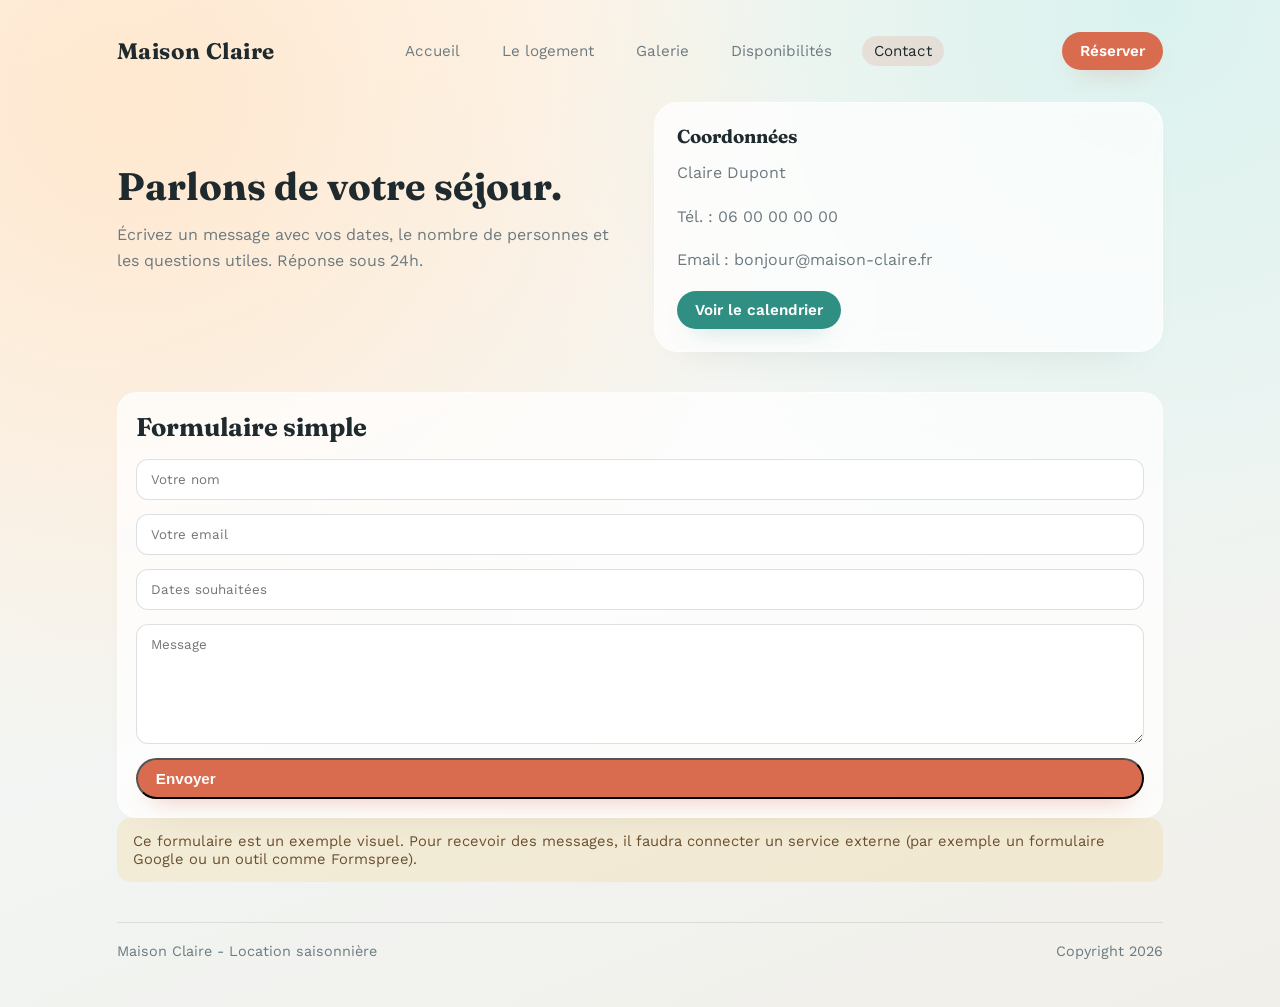
<file: exemples/claire-location/contact.html>
<!doctype html>
<html lang="fr">
  <head>
    <meta charset="utf-8" />
    <meta name="viewport" content="width=device-width, initial-scale=1" />
    <title>Contact - Maison Claire</title>
    <link rel="stylesheet" href="style.css" />
  </head>
  <body data-page="contact">
    <div class="page">
      <header class="site-header">
        <div class="logo">Maison Claire</div>
        <nav class="nav">
          <a href="index.html" data-page-link="index">Accueil</a>
          <a href="logement.html" data-page-link="logement">Le logement</a>
          <a href="galerie.html" data-page-link="galerie">Galerie</a>
          <a href="disponibilites.html" data-page-link="disponibilites">Disponibilités</a>
          <a href="contact.html" data-page-link="contact">Contact</a>
        </nav>
        <a class="button" href="contact.html">Réserver</a>
      </header>

      <main>
        <section class="hero">
          <div>
            <h1>Parlons de votre séjour.</h1>
            <p>
              Écrivez un message avec vos dates, le nombre de personnes et les
              questions utiles. Réponse sous 24h.
            </p>
          </div>
          <div class="hero-card">
            <h3>Coordonnées</h3>
            <p>Claire Dupont</p>
            <p>Tél. : 06 00 00 00 00</p>
            <p>Email : bonjour@maison-claire.fr</p>
            <a class="button secondary" href="disponibilites.html">Voir le calendrier</a>
          </div>
        </section>

        <section class="card reveal" style="--delay: 0.1s">
          <h2 class="section-title">Formulaire simple</h2>
          <form class="form" action="#" method="post">
            <input type="text" name="nom" placeholder="Votre nom" required />
            <input type="email" name="email" placeholder="Votre email" required />
            <input type="text" name="dates" placeholder="Dates souhaitées" />
            <textarea name="message" placeholder="Message"></textarea>
            <button class="button" type="submit">Envoyer</button>
          </form>
        </section>

        <section class="note reveal" style="--delay: 0.2s">
          Ce formulaire est un exemple visuel. Pour recevoir des messages, il
          faudra connecter un service externe (par exemple un formulaire Google
          ou un outil comme Formspree).
        </section>
      </main>

      <footer class="footer">
        <span>Maison Claire - Location saisonnière</span>
        <span>Copyright <span id="year"></span></span>
      </footer>
    </div>
    <script src="script.js"></script>
  </body>
</html>
</file>
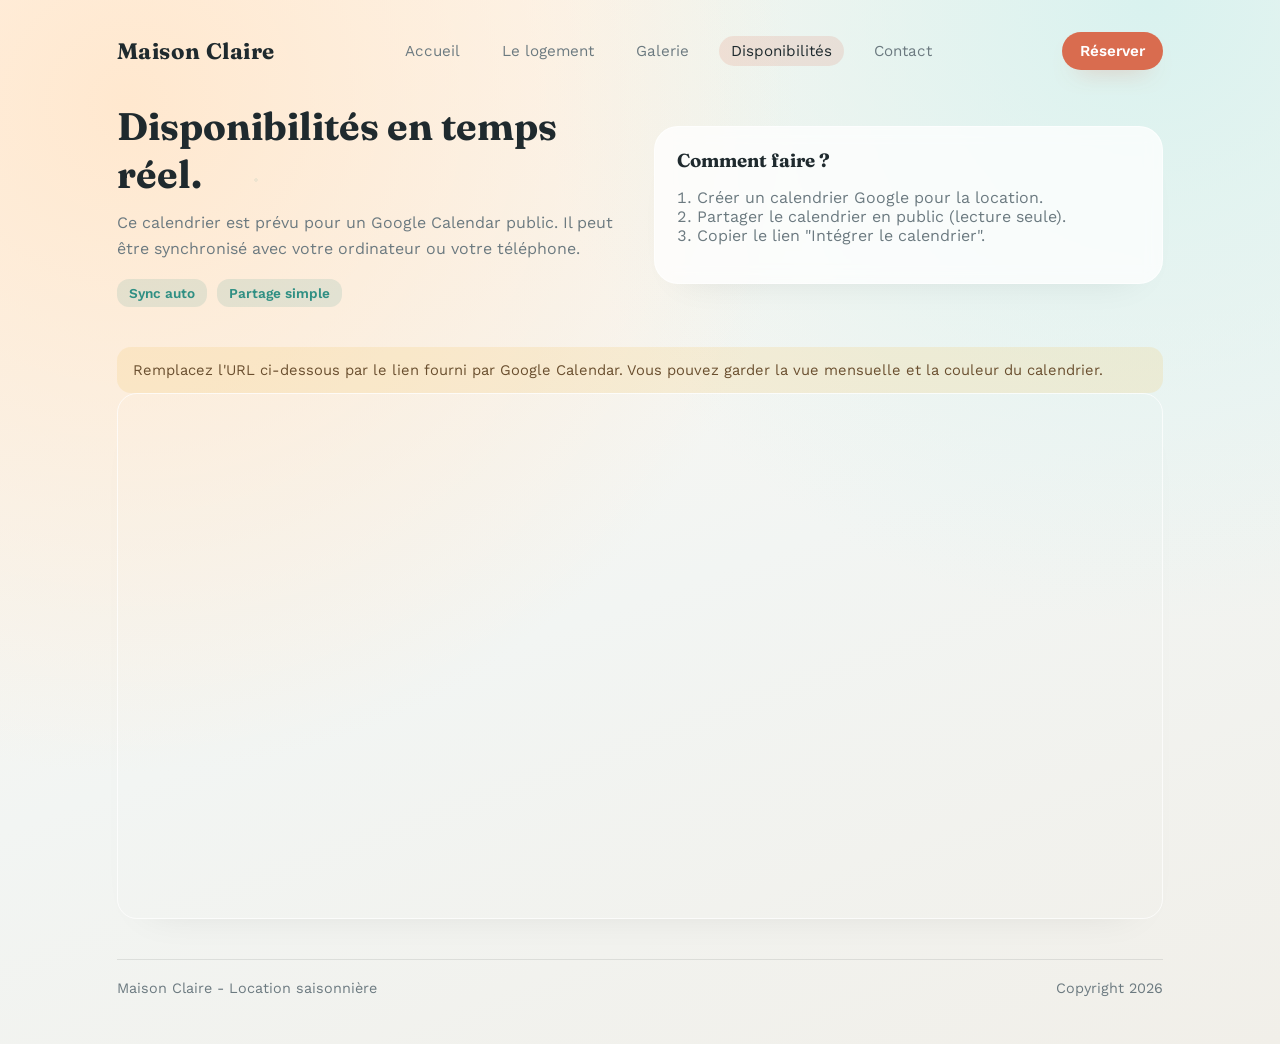
<file: exemples/claire-location/disponibilites.html>
<!doctype html>
<html lang="fr">
  <head>
    <meta charset="utf-8" />
    <meta name="viewport" content="width=device-width, initial-scale=1" />
    <title>Disponibilités - Maison Claire</title>
    <link rel="stylesheet" href="style.css" />
  </head>
  <body data-page="disponibilites">
    <div class="page">
      <header class="site-header">
        <div class="logo">Maison Claire</div>
        <nav class="nav">
          <a href="index.html" data-page-link="index">Accueil</a>
          <a href="logement.html" data-page-link="logement">Le logement</a>
          <a href="galerie.html" data-page-link="galerie">Galerie</a>
          <a href="disponibilites.html" data-page-link="disponibilites">Disponibilités</a>
          <a href="contact.html" data-page-link="contact">Contact</a>
        </nav>
        <a class="button" href="contact.html">Réserver</a>
      </header>

      <main>
        <section class="hero">
          <div>
            <h1>Disponibilités en temps réel.</h1>
            <p>
              Ce calendrier est prévu pour un Google Calendar public. Il peut être
              synchronisé avec votre ordinateur ou votre téléphone.
            </p>
            <div class="tags">
              <span class="tag">Sync auto</span>
              <span class="tag">Partage simple</span>
            </div>
          </div>
          <div class="hero-card">
            <h3>Comment faire ?</h3>
            <ol class="list">
              <li>Créer un calendrier Google pour la location.</li>
              <li>Partager le calendrier en public (lecture seule).</li>
              <li>Copier le lien "Intégrer le calendrier".</li>
            </ol>
          </div>
        </section>

        <section class="note reveal" style="--delay: 0.1s">
          Remplacez l'URL ci-dessous par le lien fourni par Google Calendar.
          Vous pouvez garder la vue mensuelle et la couleur du calendrier.
        </section>

        <section class="calendar reveal" style="--delay: 0.2s">
          <iframe
            title="Calendrier de disponibilités"
            src="https://calendar.google.com/calendar/embed?src=VOTRE_ID_ICI&ctz=Europe%2FParis"
            loading="lazy"
          ></iframe>
        </section>
      </main>

      <footer class="footer">
        <span>Maison Claire - Location saisonnière</span>
        <span>Copyright <span id="year"></span></span>
      </footer>
    </div>
    <script src="script.js"></script>
  </body>
</html>
</file>
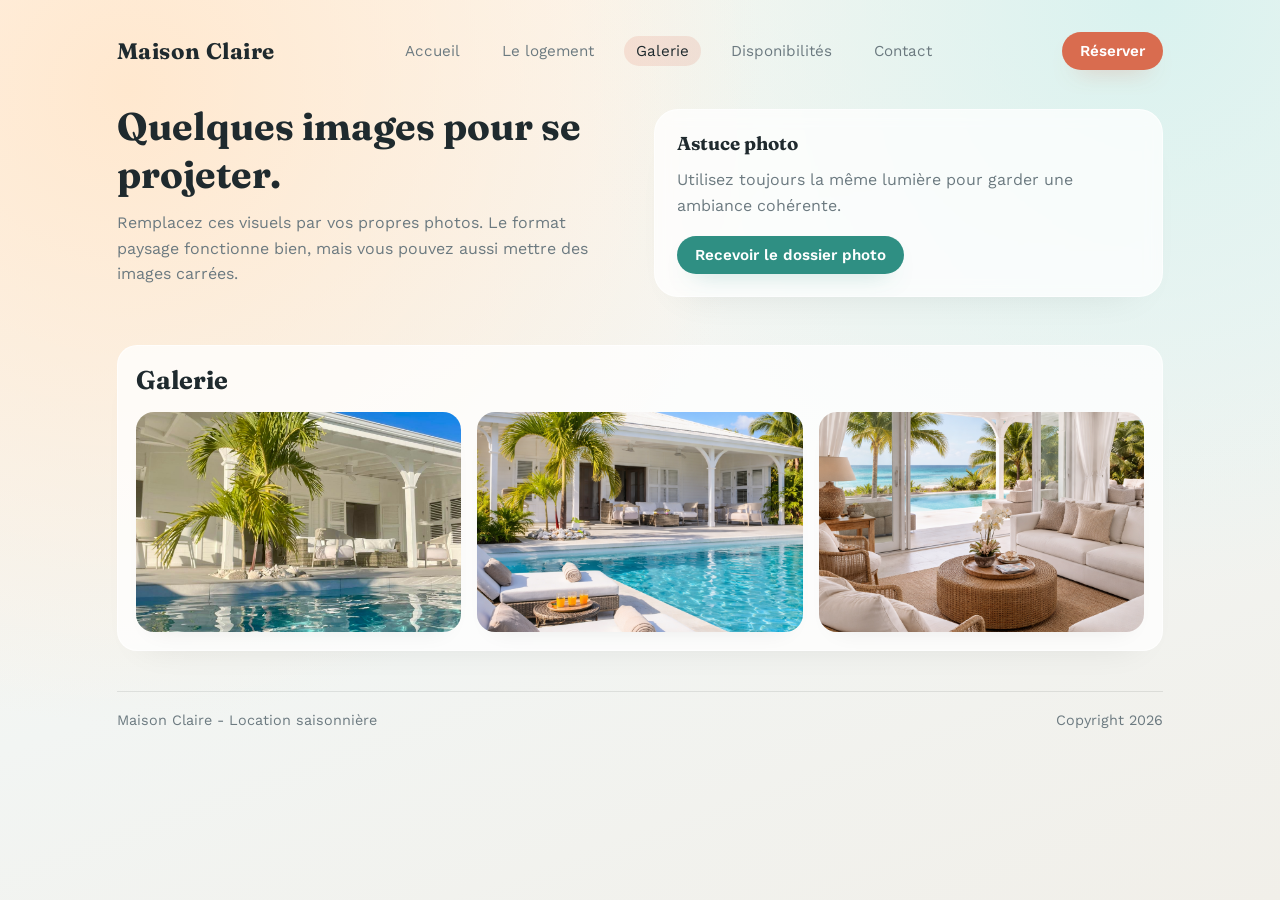
<file: exemples/claire-location/galerie.html>
<!doctype html>
<html lang="fr">
  <head>
    <meta charset="utf-8" />
    <meta name="viewport" content="width=device-width, initial-scale=1" />
    <title>Galerie - Maison Claire</title>
    <link rel="stylesheet" href="style.css" />
  </head>
  <body data-page="galerie">
    <div class="page">
      <header class="site-header">
        <div class="logo">Maison Claire</div>
        <nav class="nav">
          <a href="index.html" data-page-link="index">Accueil</a>
          <a href="logement.html" data-page-link="logement">Le logement</a>
          <a href="galerie.html" data-page-link="galerie">Galerie</a>
          <a href="disponibilites.html" data-page-link="disponibilites">Disponibilités</a>
          <a href="contact.html" data-page-link="contact">Contact</a>
        </nav>
        <a class="button" href="contact.html">Réserver</a>
      </header>

      <main>
        <section class="hero">
          <div>
            <h1>Quelques images pour se projeter.</h1>
            <p>
              Remplacez ces visuels par vos propres photos. Le format paysage
              fonctionne bien, mais vous pouvez aussi mettre des images carrées.
            </p>
          </div>
          <div class="hero-card">
            <h3>Astuce photo</h3>
            <p>Utilisez toujours la même lumière pour garder une ambiance cohérente.</p>
            <a class="button secondary" href="contact.html">Recevoir le dossier photo</a>
          </div>
        </section>

        <section class="card reveal" style="--delay: 0.1s">
          <h2 class="section-title">Galerie</h2>
          <div class="photo-grid">
            <img src="assets/photos/photo_1.jpeg" alt="Séjour lumineux" />
            <img src="assets/photos/photo_2.png" alt="Chambre principale" />
            <img src="assets/photos/photo_3.png" alt="Terrasse" />
          </div>
        </section>
      </main>

      <footer class="footer">
        <span>Maison Claire - Location saisonnière</span>
        <span>Copyright <span id="year"></span></span>
      </footer>
    </div>
    <script src="script.js"></script>
  </body>
</html>
</file>
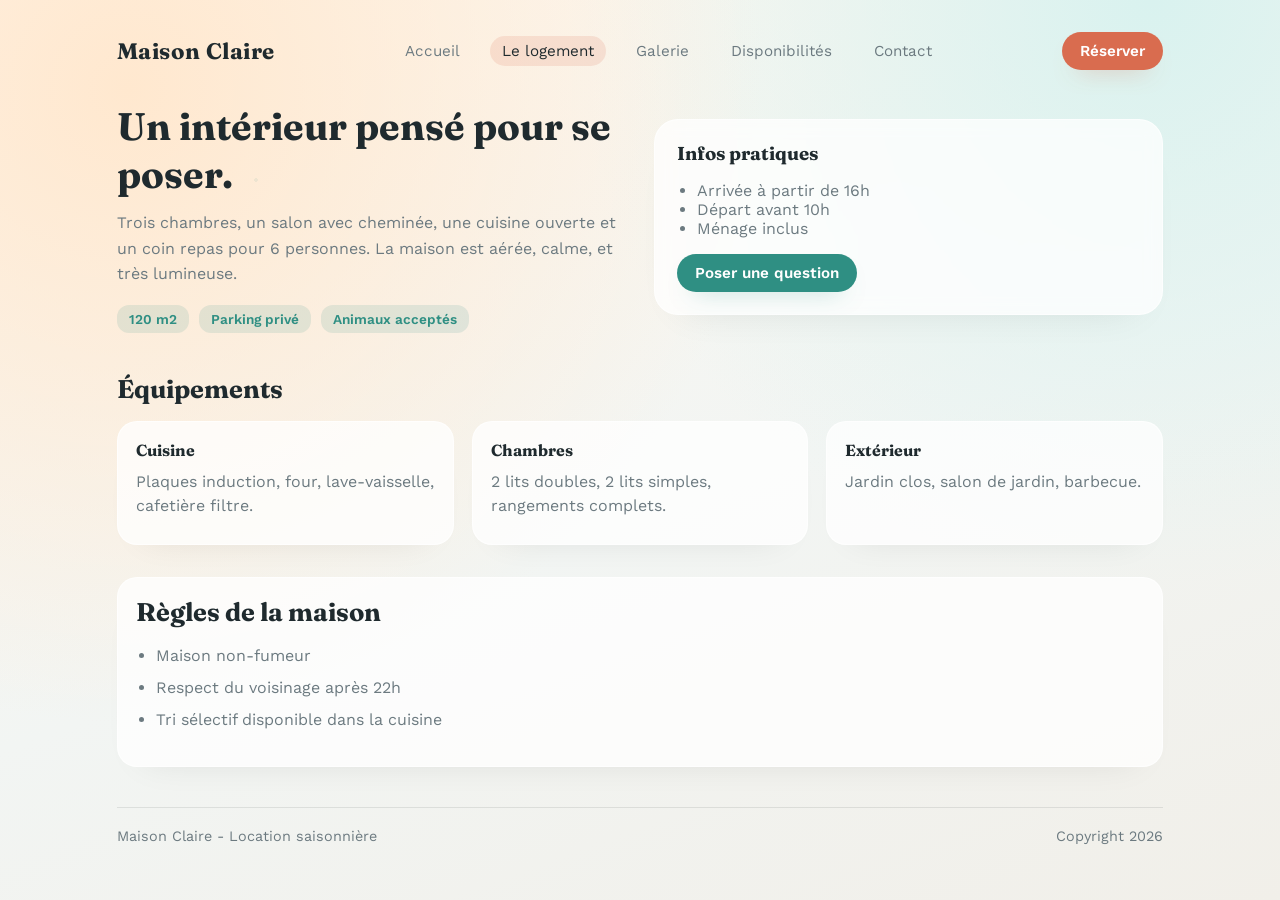
<file: exemples/claire-location/logement.html>
<!doctype html>
<html lang="fr">
  <head>
    <meta charset="utf-8" />
    <meta name="viewport" content="width=device-width, initial-scale=1" />
    <title>Le logement - Maison Claire</title>
    <link rel="stylesheet" href="style.css" />
  </head>
  <body data-page="logement">
    <div class="page">
      <header class="site-header">
        <div class="logo">Maison Claire</div>
        <nav class="nav">
          <a href="index.html" data-page-link="index">Accueil</a>
          <a href="logement.html" data-page-link="logement">Le logement</a>
          <a href="galerie.html" data-page-link="galerie">Galerie</a>
          <a href="disponibilites.html" data-page-link="disponibilites">Disponibilités</a>
          <a href="contact.html" data-page-link="contact">Contact</a>
        </nav>
        <a class="button" href="contact.html">Réserver</a>
      </header>

      <main>
        <section class="hero">
          <div>
            <h1>Un intérieur pensé pour se poser.</h1>
            <p>
              Trois chambres, un salon avec cheminée, une cuisine ouverte et un
              coin repas pour 6 personnes. La maison est aérée, calme, et très
              lumineuse.
            </p>
            <div class="tags">
              <span class="tag">120 m2</span>
              <span class="tag">Parking privé</span>
              <span class="tag">Animaux acceptés</span>
            </div>
          </div>
          <div class="hero-card">
            <h3>Infos pratiques</h3>
            <ul class="list">
              <li>Arrivée à partir de 16h</li>
              <li>Départ avant 10h</li>
              <li>Ménage inclus</li>
            </ul>
            <a class="button secondary" href="contact.html">Poser une question</a>
          </div>
        </section>

        <section>
          <h2 class="section-title">Équipements</h2>
          <div class="card-grid">
            <article class="card reveal" style="--delay: 0.05s">
              <h4>Cuisine</h4>
              <p>Plaques induction, four, lave-vaisselle, cafetière filtre.</p>
            </article>
            <article class="card reveal" style="--delay: 0.15s">
              <h4>Chambres</h4>
              <p>2 lits doubles, 2 lits simples, rangements complets.</p>
            </article>
            <article class="card reveal" style="--delay: 0.25s">
              <h4>Extérieur</h4>
              <p>Jardin clos, salon de jardin, barbecue.</p>
            </article>
          </div>
        </section>

        <section class="card reveal" style="--delay: 0.35s">
          <h2 class="section-title">Règles de la maison</h2>
          <ul class="list">
            <li>Maison non-fumeur</li>
            <li>Respect du voisinage après 22h</li>
            <li>Tri sélectif disponible dans la cuisine</li>
          </ul>
        </section>
      </main>

      <footer class="footer">
        <span>Maison Claire - Location saisonnière</span>
        <span>Copyright <span id="year"></span></span>
      </footer>
    </div>
    <script src="script.js"></script>
  </body>
</html>
</file>
<file: exemples/claire-location/style.css>
@import url('https://fonts.googleapis.com/css2?family=Fraunces:opsz,wght@9..144,500;9..144,700&family=Work+Sans:wght@300;400;500;600&display=swap');

:root {
  --ink: #1f2a2e;
  --paper: #f6f1ea;
  --accent: #d96c4f;
  --accent-2: #2f8f83;
  --sun: #f3c56b;
  --muted: #6c7a80;
  --shadow: rgba(20, 24, 26, 0.12);
  --glass: rgba(255, 255, 255, 0.75);
}

* {
  box-sizing: border-box;
}

body {
  margin: 0;
  font-family: "Work Sans", "Trebuchet MS", sans-serif;
  color: var(--ink);
  background: radial-gradient(circle at 10% 10%, #ffe8cf 0%, transparent 45%),
    radial-gradient(circle at 90% 0%, #d9f2ef 0%, transparent 40%),
    linear-gradient(160deg, #fff7ee 0%, #f2f5f3 55%, #f1efe9 100%);
  min-height: 100vh;
}

body::before {
  content: "";
  position: fixed;
  inset: 0;
  background-image: radial-gradient(circle at 20% 20%, rgba(47, 143, 131, 0.08) 0 2px, transparent 2px 24px);
  pointer-events: none;
  z-index: 0;
}

a {
  color: inherit;
  text-decoration: none;
}

.page {
  position: relative;
  z-index: 1;
  padding: 32px 6vw 48px;
  max-width: 1200px;
  margin: 0 auto;
}

.site-header {
  display: grid;
  grid-template-columns: auto 1fr auto;
  align-items: center;
  gap: 24px;
  margin-bottom: 32px;
}

.logo {
  font-family: "Fraunces", Georgia, serif;
  font-size: 1.4rem;
  font-weight: 700;
  letter-spacing: 0.02em;
}

.nav {
  display: flex;
  gap: 18px;
  flex-wrap: wrap;
  justify-content: center;
}

.nav a {
  padding: 6px 12px;
  border-radius: 999px;
  font-size: 0.95rem;
  color: var(--muted);
  transition: all 0.25s ease;
}

.nav a.active,
.nav a:hover {
  color: var(--ink);
  background: rgba(217, 108, 79, 0.15);
}

.button {
  display: inline-flex;
  align-items: center;
  gap: 8px;
  padding: 10px 18px;
  border-radius: 999px;
  background: var(--accent);
  color: #fff;
  font-weight: 600;
  font-size: 0.95rem;
  box-shadow: 0 12px 24px -16px rgba(217, 108, 79, 0.8);
}

.button.secondary {
  background: var(--accent-2);
  box-shadow: 0 12px 24px -16px rgba(47, 143, 131, 0.7);
}

.hero {
  display: grid;
  grid-template-columns: repeat(auto-fit, minmax(260px, 1fr));
  gap: 28px;
  align-items: center;
  margin-bottom: 40px;
}

.hero h1 {
  font-family: "Fraunces", Georgia, serif;
  font-size: clamp(2.4rem, 3vw, 3.4rem);
  margin: 0 0 12px;
}

.hero p {
  margin: 0 0 18px;
  color: var(--muted);
  line-height: 1.6;
}

.hero-card {
  background: var(--glass);
  border-radius: 24px;
  padding: 22px;
  border: 1px solid rgba(255, 255, 255, 0.6);
  box-shadow: 0 20px 40px -30px var(--shadow);
  backdrop-filter: blur(8px);
  animation: float 6s ease-in-out infinite;
}

.hero-card h3 {
  margin: 0 0 12px;
  font-family: "Fraunces", Georgia, serif;
}

.tags {
  display: flex;
  flex-wrap: wrap;
  gap: 10px;
  margin: 12px 0 0;
}

.tag {
  padding: 6px 12px;
  border-radius: 12px;
  background: rgba(47, 143, 131, 0.12);
  color: var(--accent-2);
  font-size: 0.85rem;
  font-weight: 600;
}

.section-title {
  font-family: "Fraunces", Georgia, serif;
  font-size: 1.6rem;
  margin: 0 0 16px;
}

.card-grid {
  display: grid;
  grid-template-columns: repeat(auto-fit, minmax(240px, 1fr));
  gap: 18px;
  margin-bottom: 32px;
}

.card {
  background: var(--glass);
  border-radius: 20px;
  padding: 18px;
  border: 1px solid rgba(255, 255, 255, 0.65);
  box-shadow: 0 18px 36px -28px var(--shadow);
}

.card h4 {
  margin: 0 0 10px;
  font-family: "Fraunces", Georgia, serif;
}

.card p,
.card li {
  margin: 0 0 8px;
  color: var(--muted);
  line-height: 1.5;
}

.photo-grid {
  display: grid;
  grid-template-columns: repeat(auto-fit, minmax(220px, 1fr));
  gap: 16px;
}

.photo-grid img {
  width: 100%;
  height: 220px;
  object-fit: cover;
  border-radius: 18px;
  box-shadow: 0 12px 24px -18px var(--shadow);
}

.list {
  padding-left: 20px;
  color: var(--muted);
}

.note {
  background: rgba(243, 197, 107, 0.2);
  border-radius: 14px;
  padding: 14px 16px;
  font-size: 0.92rem;
  color: #6a4f2f;
}

.calendar {
  border-radius: 20px;
  overflow: hidden;
  border: 1px solid rgba(255, 255, 255, 0.7);
  box-shadow: 0 20px 40px -32px var(--shadow);
}

.calendar iframe {
  width: 100%;
  min-height: 520px;
  border: 0;
}

.form {
  display: grid;
  gap: 14px;
}

.form input,
.form textarea {
  width: 100%;
  padding: 12px 14px;
  border-radius: 12px;
  border: 1px solid rgba(31, 42, 46, 0.15);
  font-family: inherit;
}

.form textarea {
  min-height: 120px;
}

.footer {
  margin-top: 40px;
  padding-top: 20px;
  border-top: 1px solid rgba(31, 42, 46, 0.1);
  color: var(--muted);
  font-size: 0.9rem;
  display: flex;
  flex-wrap: wrap;
  gap: 12px;
  justify-content: space-between;
}

.reveal {
  animation: fadeUp 0.8s ease both;
  animation-delay: var(--delay, 0s);
}

@keyframes fadeUp {
  from {
    opacity: 0;
    transform: translateY(20px);
  }
  to {
    opacity: 1;
    transform: translateY(0);
  }
}

@keyframes float {
  0% {
    transform: translateY(0);
  }
  50% {
    transform: translateY(-10px);
  }
  100% {
    transform: translateY(0);
  }
}

@media (max-width: 900px) {
  .site-header {
    grid-template-columns: 1fr;
    text-align: center;
  }

  .nav {
    justify-content: center;
  }

  .button {
    justify-content: center;
  }
}

@media (max-width: 600px) {
  .page {
    padding: 24px 5vw 36px;
  }

  .hero-card {
    animation: none;
  }

  .photo-grid img {
    height: 200px;
  }
}
</file>
